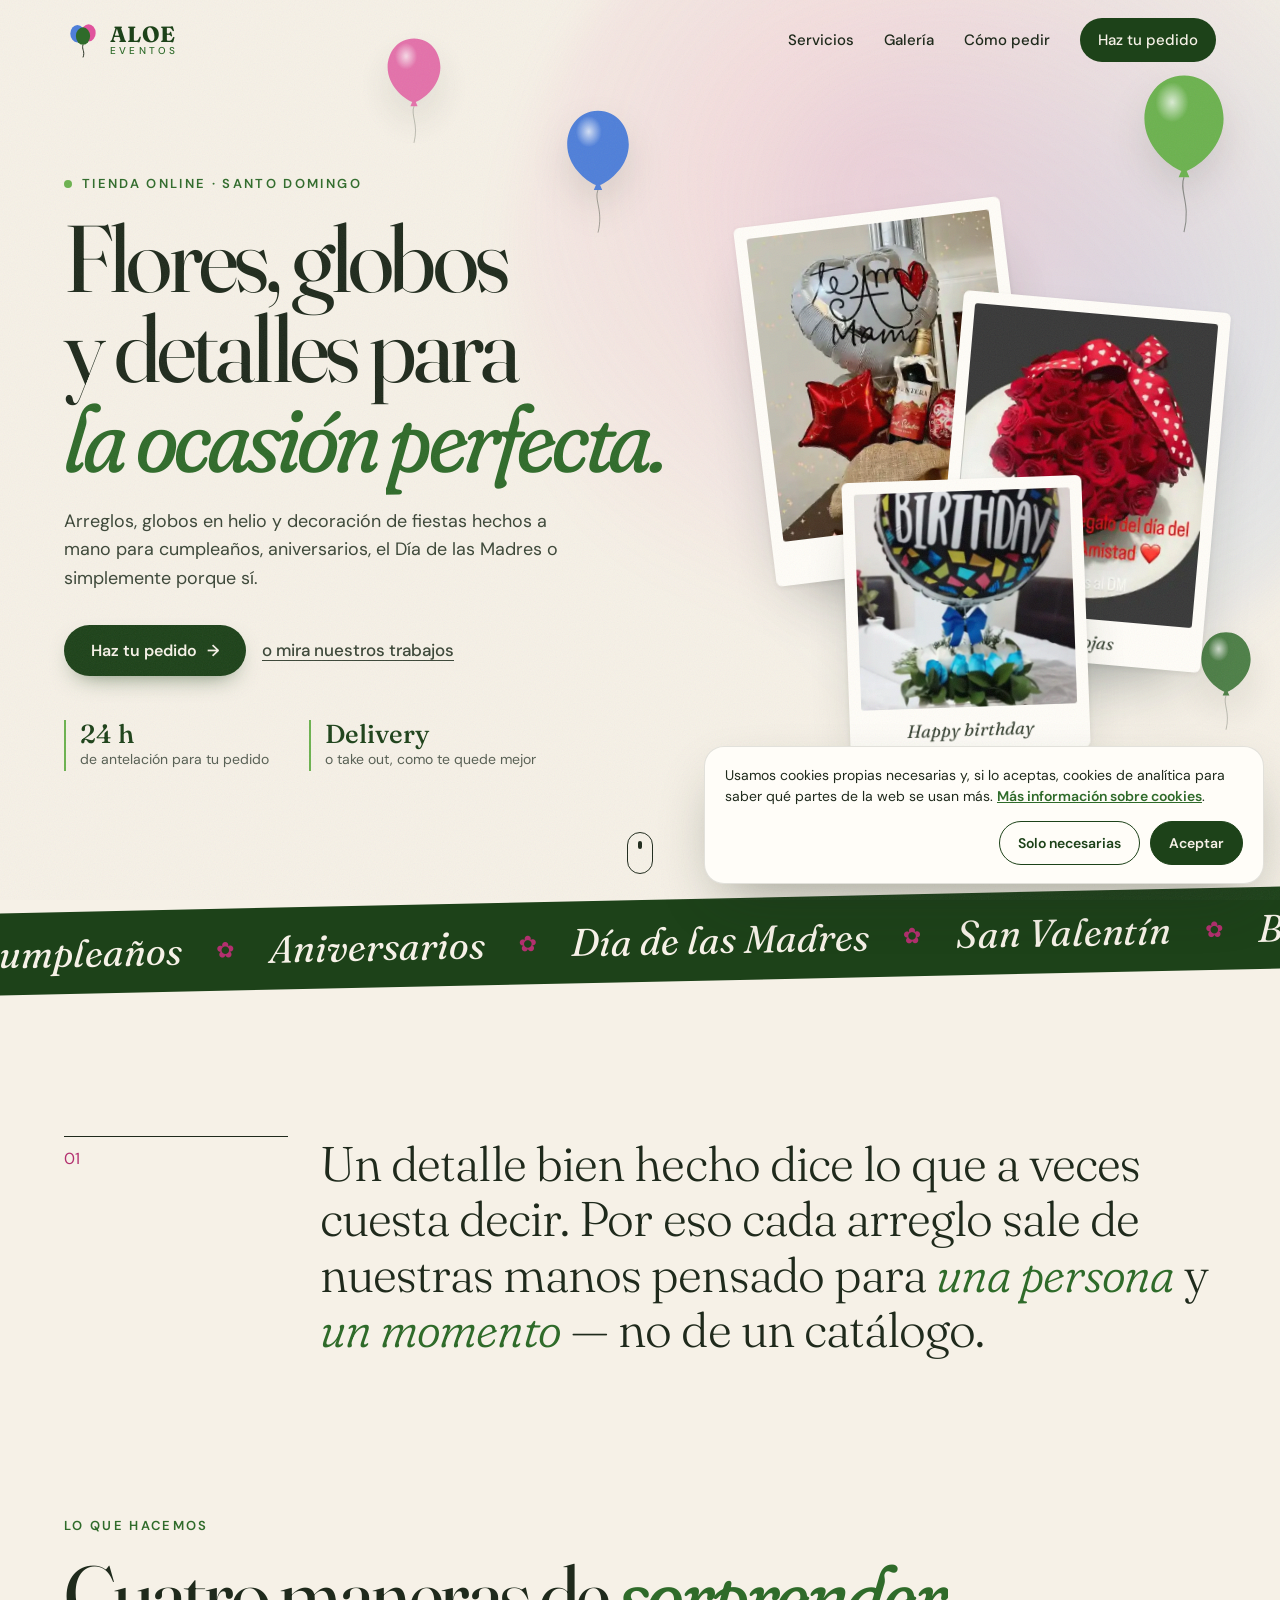
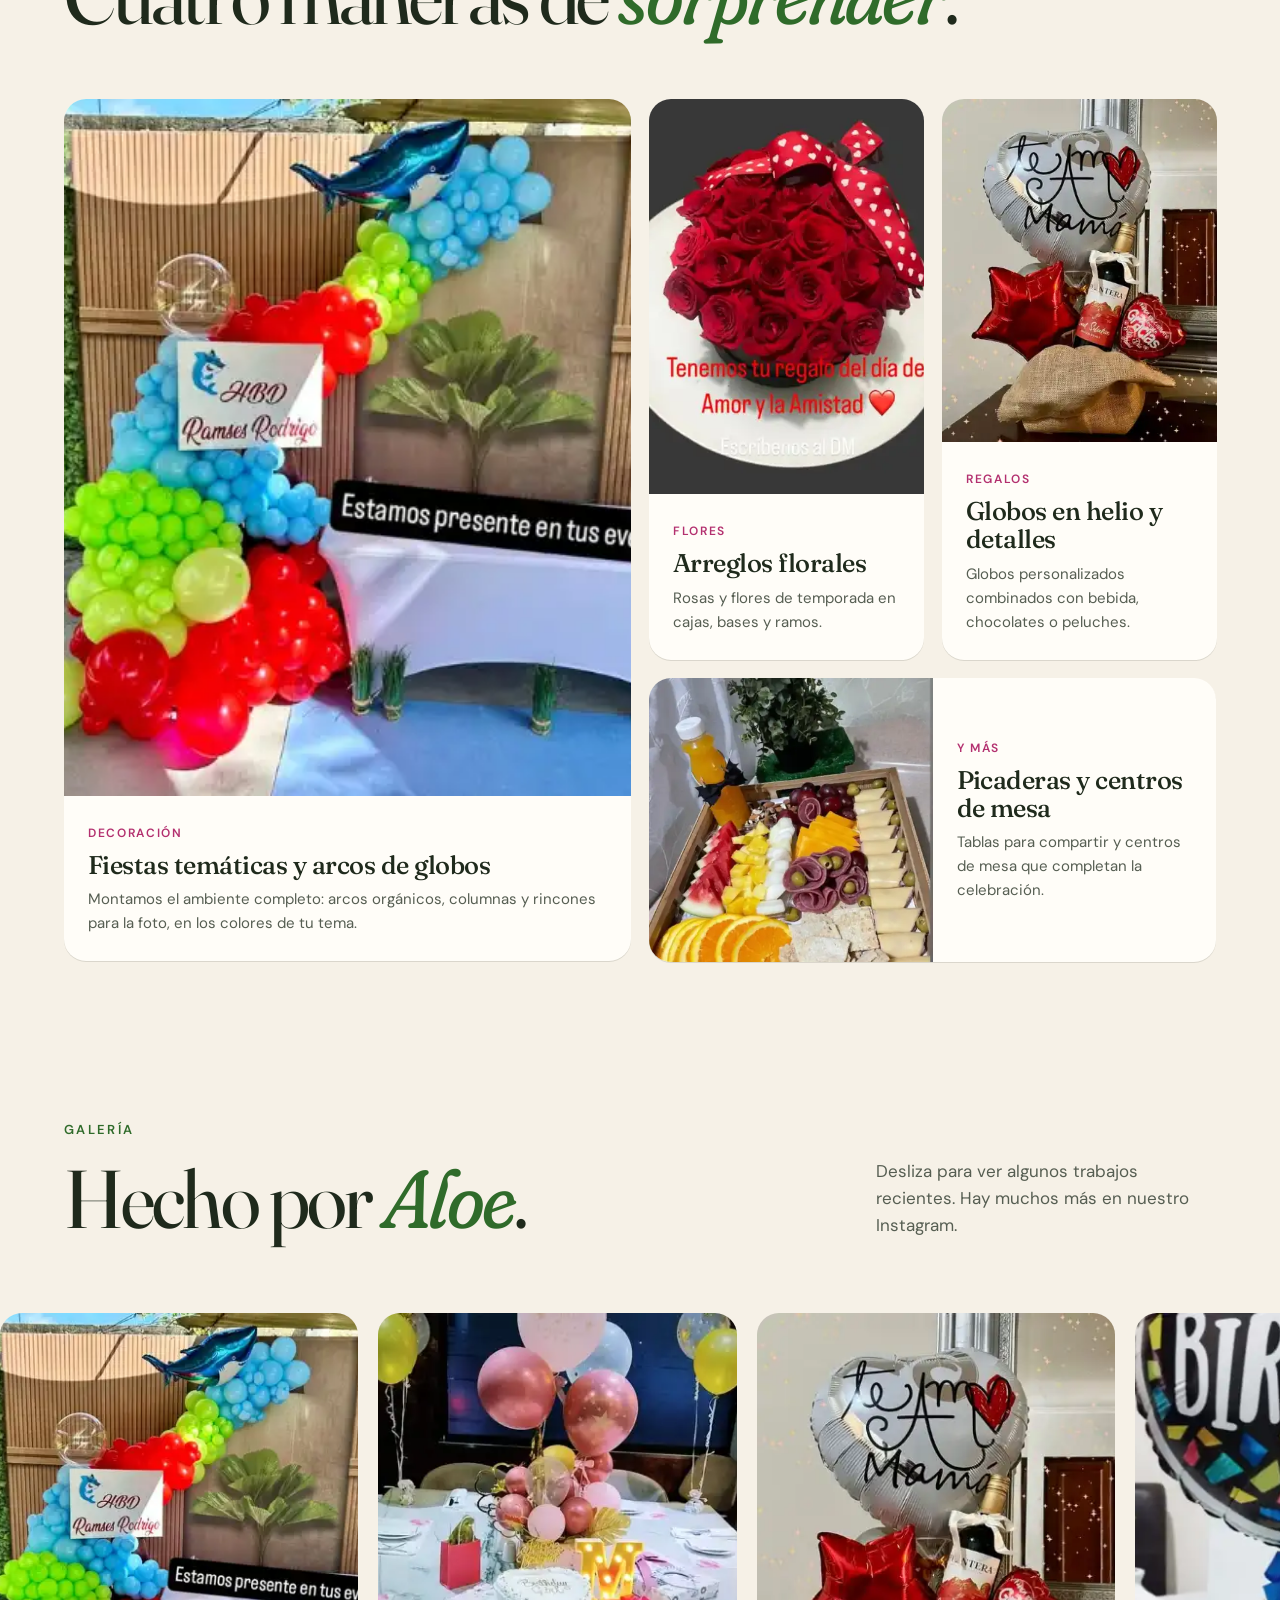
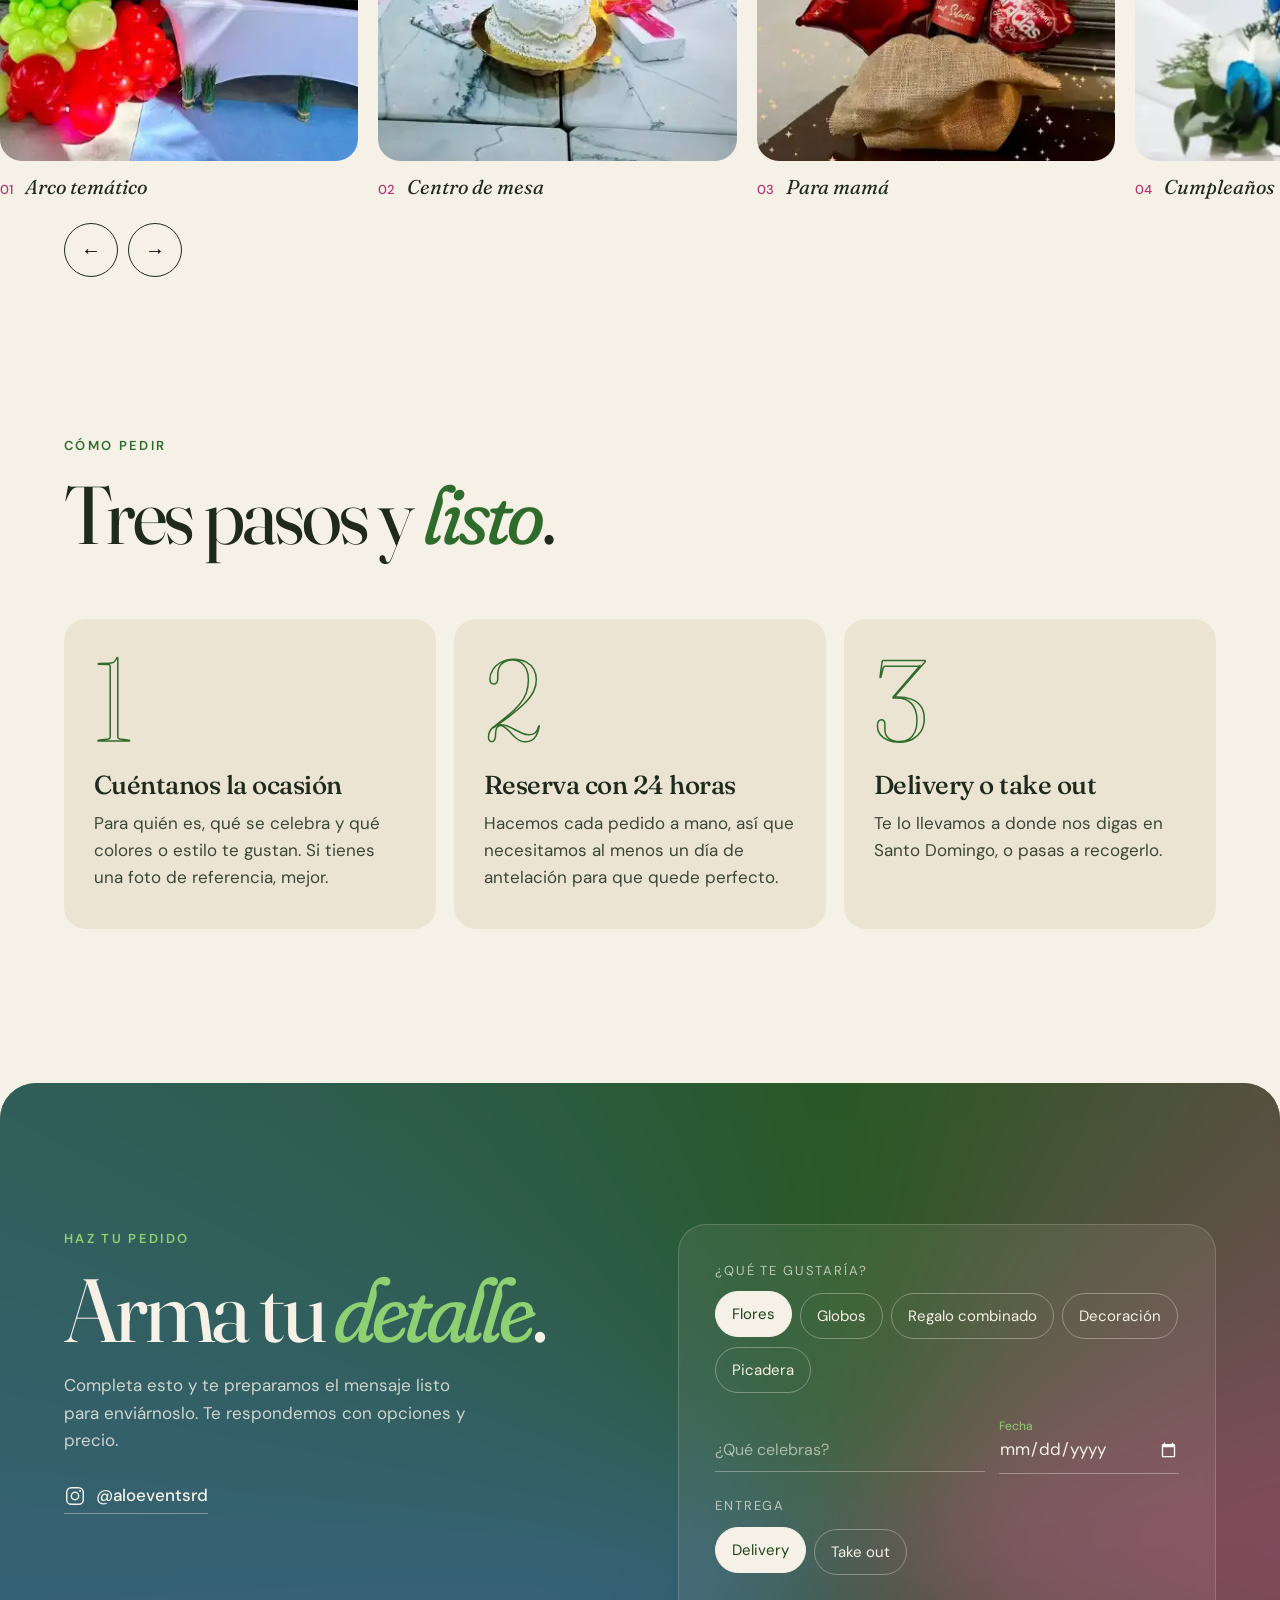
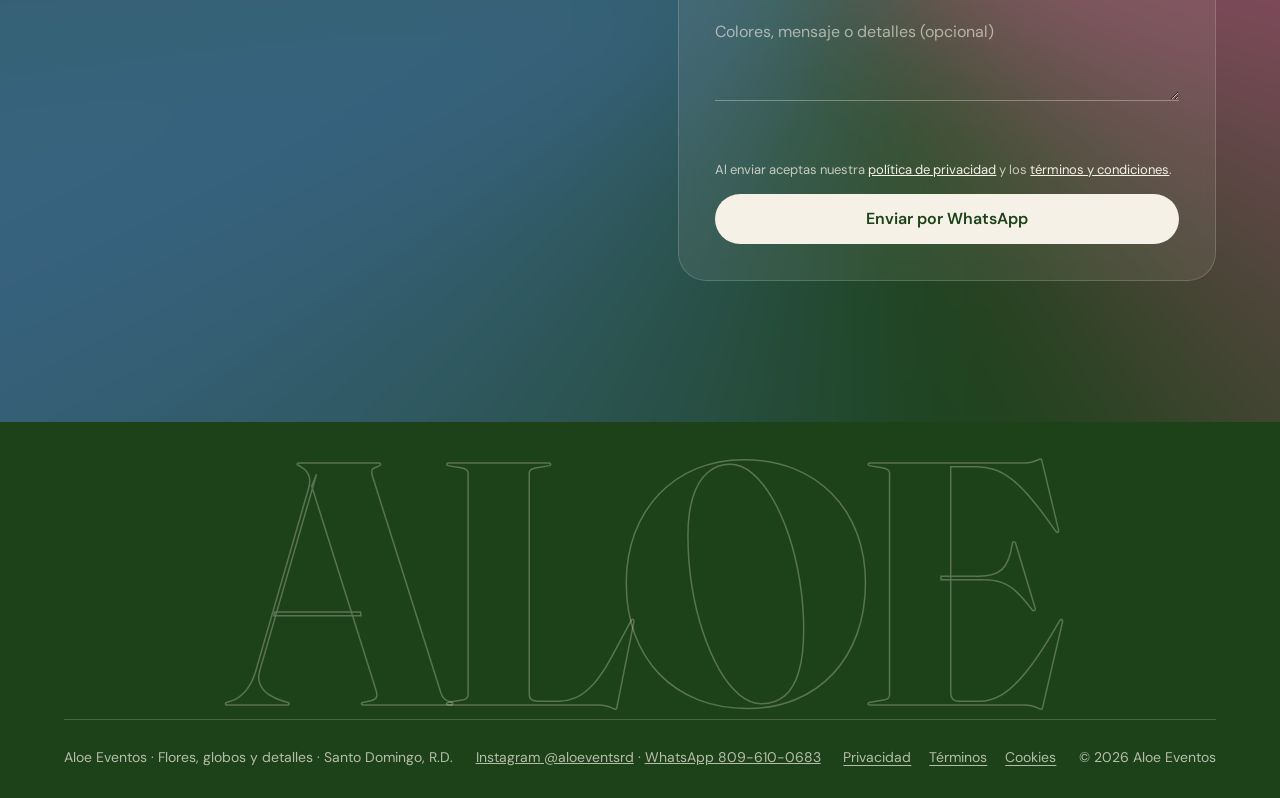
<file: index.html>
<!doctype html>
<html lang="es-DO">
<head>
  <meta charset="utf-8" />
  <meta name="viewport" content="width=device-width, initial-scale=1" />
  <title>Aloe Eventos | Flores, globos y decoración en Santo Domingo</title>
  <meta name="description" content="Arreglos florales, globos en helio, decoración de fiestas y picaderas hechos a mano en Santo Domingo. Pide con 24 horas de antelación: delivery o take out." />
  <link rel="canonical" href="https://aloe-eventos.netlify.app/" />
  <meta name="robots" content="index, follow" />

  <!-- Vista previa al compartir (Open Graph / WhatsApp / Facebook) -->
  <meta property="og:type" content="website" />
  <meta property="og:locale" content="es_DO" />
  <meta property="og:site_name" content="Aloe Eventos" />
  <meta property="og:url" content="https://aloe-eventos.netlify.app/" />
  <meta property="og:title" content="Aloe Eventos | Flores, globos y detalles en Santo Domingo" />
  <meta property="og:description" content="Arreglos florales, globos en helio y decoración de fiestas hechos a mano. Pide con 24 h: delivery o take out." />
  <meta property="og:image" content="https://aloe-eventos.netlify.app/assets/img/og-image.jpg" />
  <meta property="og:image:width" content="1200" />
  <meta property="og:image:height" content="630" />
  <meta property="og:image:alt" content="Aloe Eventos: flores, globos y detalles para la ocasión perfecta" />
  <!-- Twitter / X -->
  <meta name="twitter:card" content="summary_large_image" />
  <meta name="twitter:title" content="Aloe Eventos | Flores, globos y detalles en Santo Domingo" />
  <meta name="twitter:description" content="Arreglos florales, globos en helio y decoración de fiestas hechos a mano. Pide con 24 h." />
  <meta name="twitter:image" content="https://aloe-eventos.netlify.app/assets/img/og-image.jpg" />

  <!-- Favicon -->
  <link rel="icon" href="favicon.ico" sizes="32x32" />
  <link rel="icon" href="favicon.svg" type="image/svg+xml" />
  <link rel="apple-touch-icon" href="apple-touch-icon.png" />
  <link rel="manifest" href="site.webmanifest" />
  <meta name="theme-color" content="#f6f1e7" />

  <!-- Datos estructurados para Google -->
  <script type="application/ld+json">
  {
    "@context": "https://schema.org",
    "@type": "Florist",
    "name": "Aloe Eventos",
    "description": "Arreglos florales, globos en helio, decoración de fiestas y picaderas en Santo Domingo.",
    "url": "https://aloe-eventos.netlify.app/",
    "image": "https://aloe-eventos.netlify.app/assets/img/og-image.jpg",
    "logo": "https://aloe-eventos.netlify.app/apple-touch-icon.png",
    "telephone": "+1-809-610-0683",
    "areaServed": "Santo Domingo, República Dominicana",
    "address": { "@type": "PostalAddress", "addressLocality": "Santo Domingo", "addressCountry": "DO" },
    "sameAs": ["https://www.instagram.com/aloeventsrd/"]
  }
  </script>

  <link rel="preconnect" href="https://fonts.googleapis.com" />
  <link rel="preconnect" href="https://fonts.gstatic.com" crossorigin />
  <link href="https://fonts.googleapis.com/css2?family=Fraunces:ital,opsz,wght,SOFT@0,9..144,300..700,0..100;1,9..144,300..700,0..100&family=DM+Sans:wght@400;500;600&display=swap" rel="stylesheet" media="print" data-async-css />
  <noscript><link href="https://fonts.googleapis.com/css2?family=Fraunces:ital,opsz,wght,SOFT@0,9..144,300..700,0..100;1,9..144,300..700,0..100&family=DM+Sans:wght@400;500;600&display=swap" rel="stylesheet" /></noscript>
  <link rel="preload" as="image" href="assets/img/aloe-3.webp" fetchpriority="high" />
  <link rel="stylesheet" href="styles.css?v=20260924" />
</head>
<body>
  <a class="skip-link" href="#contenido">Saltar al contenido</a>

  <!-- Splash (CSS safety at 4.5s + JS) -->
  <div class="splash" data-splash aria-hidden="true">
    <div class="splash-balloons">
      <span class="sb sb-b"></span><span class="sb sb-g"></span><span class="sb sb-p"></span>
    </div>
    <p class="splash-word">Aloe <em>eventos</em></p>
  </div>

  <div class="cursor" aria-hidden="true"><span class="cursor-dot"></span><span class="cursor-ring"></span></div>
  <div class="progress" aria-hidden="true"><span></span></div>

  <!-- NAV -->
  <header class="nav" data-nav>
    <a href="#inicio" class="brand">
      <svg class="brand-mark" viewBox="0 0 48 48" aria-hidden="true">
        <ellipse cx="17" cy="16" rx="9" ry="11" fill="var(--blue)"/>
        <ellipse cx="31" cy="15" rx="9" ry="11" fill="var(--pink)"/>
        <ellipse cx="24" cy="19" rx="9" ry="11" fill="var(--green)"/>
        <path d="M24 30 C22 36, 27 38, 24 46" stroke="var(--ink)" stroke-width="1.2" fill="none"/>
      </svg>
      <span class="brand-word">ALOE<small>eventos</small></span>
    </a>
    <nav class="nav-links" data-menu>
      <a href="#servicios">Servicios</a>
      <a href="#galeria">Galería</a>
      <a href="#como">Cómo pedir</a>
      <a href="#pedido" class="nav-cta">Haz tu pedido</a>
    </nav>
    <button class="burger" data-burger aria-label="Abrir menú" aria-expanded="false"><span></span><span></span></button>
  </header>

  <main id="contenido">
    <!-- HERO -->
    <section class="hero" id="inicio">
      <div class="hero-balloons" data-parallax aria-hidden="true">
        <svg class="balloon b1" data-depth="0.6" viewBox="0 0 100 180"><use href="#balloon"/></svg>
        <svg class="balloon b2" data-depth="1.2" viewBox="0 0 100 180"><use href="#balloon"/></svg>
        <svg class="balloon b3" data-depth="0.9" viewBox="0 0 100 180"><use href="#balloon"/></svg>
        <svg class="balloon b4" data-depth="1.6" viewBox="0 0 100 180"><use href="#balloon"/></svg>
        <svg class="balloon b5" data-depth="0.4" viewBox="0 0 100 180"><use href="#balloon"/></svg>
      </div>

      <div class="hero-grid">
        <div class="hero-copy">
          <p class="kicker"><span class="dot"></span> Tienda online · Santo Domingo</p>
          <h1 class="hero-title" data-split>
            Flores, globos<br />y detalles para<br /><em>la ocasión perfecta.</em>
          </h1>
          <p class="hero-sub reveal">Arreglos, globos en helio y decoración de fiestas hechos a mano para cumpleaños, aniversarios, el Día de las Madres o simplemente porque sí.</p>
          <div class="hero-actions reveal">
            <a href="#pedido" class="btn btn-primary" data-magnetic>Haz tu pedido <span aria-hidden="true">→</span></a>
            <a href="#galeria" class="btn-text">o mira nuestros trabajos</a>
          </div>
          <ul class="hero-facts reveal">
            <li><strong>24 h</strong><span>de antelación para tu pedido</span></li>
            <li><strong>Delivery</strong><span>o take out, como te quede mejor</span></li>
          </ul>
        </div>

        <div class="hero-stack" role="group" aria-label="Algunos de nuestros trabajos">
          <figure class="polaroid p1" data-tilt><img src="assets/img/aloe-3.webp" alt="Arreglo de globos 'Te amo mamá' con corazones rojos y botella de vino" width="368" height="460" fetchpriority="high" /><figcaption>Para mamá</figcaption></figure>
          <figure class="polaroid p2" data-tilt><img src="assets/img/aloe-4.webp" alt="Ramo de rosas rojas con lazo de lunares" width="368" height="460" /><figcaption>Rosas rojas</figcaption></figure>
          <figure class="polaroid p3" data-tilt><img src="assets/img/aloe-6.webp" alt="Globo de cumpleaños sobre arreglo de rosas azules y blancas" width="460" height="460" /><figcaption>Happy birthday</figcaption></figure>
        </div>
      </div>

      <a href="#servicios" class="scroll-hint" aria-label="Bajar"><span></span></a>
    </section>

    <!-- MARQUEE -->
    <div class="marquee" aria-hidden="true">
      <div class="marquee-track">
        <span>Cumpleaños</span><i>✿</i><span>Aniversarios</span><i>✿</i><span>Día de las Madres</span><i>✿</i><span>San Valentín</span><i>✿</i><span>Baby showers</span><i>✿</i><span>Fiestas temáticas</span><i>✿</i><span>Graduaciones</span><i>✿</i><span>Porque sí</span><i>✿</i>
        <span>Cumpleaños</span><i>✿</i><span>Aniversarios</span><i>✿</i><span>Día de las Madres</span><i>✿</i><span>San Valentín</span><i>✿</i><span>Baby showers</span><i>✿</i><span>Fiestas temáticas</span><i>✿</i><span>Graduaciones</span><i>✿</i><span>Porque sí</span><i>✿</i>
      </div>
    </div>

    <!-- MANIFESTO -->
    <section class="manifesto">
      <span class="manifesto-num">01</span>
      <p class="manifesto-text" data-split>
        Un detalle bien hecho dice lo que a veces cuesta decir. Por eso cada arreglo sale de nuestras manos pensado para <em>una persona</em> y <em>un momento</em> — no de un catálogo.
      </p>
    </section>

    <!-- SERVICIOS -->
    <section class="services" id="servicios">
      <header class="section-head">
        <p class="kicker">Lo que hacemos</p>
        <h2 class="section-title" data-split>Cuatro maneras de <em>sorprender</em>.</h2>
      </header>

      <div class="bento">
        <article class="card card-xl" data-tilt>
          <div class="card-media"><img src="assets/img/aloe-1.webp" alt="Arco de globos rojos, verdes y azules con tiburón para una fiesta infantil" loading="lazy" width="460" height="460" /></div>
          <div class="card-body">
            <span class="card-tag">Decoración</span>
            <h3>Fiestas temáticas y arcos de globos</h3>
            <p>Montamos el ambiente completo: arcos orgánicos, columnas y rincones para la foto, en los colores de tu tema.</p>
          </div>
        </article>
        <article class="card" data-tilt>
          <div class="card-media"><img src="assets/img/aloe-4.webp" alt="Ramo de rosas rojas envuelto en papel con lazo" loading="lazy" width="368" height="460" /></div>
          <div class="card-body">
            <span class="card-tag">Flores</span>
            <h3>Arreglos florales</h3>
            <p>Rosas y flores de temporada en cajas, bases y ramos.</p>
          </div>
        </article>
        <article class="card" data-tilt>
          <div class="card-media"><img src="assets/img/aloe-3.webp" alt="Arreglo regalo con globos en helio, corazones y botella de vino" loading="lazy" width="368" height="460" /></div>
          <div class="card-body">
            <span class="card-tag">Regalos</span>
            <h3>Globos en helio y detalles</h3>
            <p>Globos personalizados combinados con bebida, chocolates o peluches.</p>
          </div>
        </article>
        <article class="card card-wide" data-tilt>
          <div class="card-media"><img src="assets/img/aloe-5.webp" alt="Tabla de picadera con quesos, embutidos, uvas y naranja" loading="lazy" width="460" height="460" /></div>
          <div class="card-body">
            <span class="card-tag">Y más</span>
            <h3>Picaderas y centros de mesa</h3>
            <p>Tablas para compartir y centros de mesa que completan la celebración.</p>
          </div>
        </article>
      </div>
    </section>

    <!-- GALERÍA -->
    <section class="gallery" id="galeria">
      <header class="section-head section-head--row">
        <div>
          <p class="kicker">Galería</p>
          <h2 class="section-title" data-split>Hecho por <em>Aloe</em>.</h2>
        </div>
        <p class="section-aside reveal">Desliza para ver algunos trabajos recientes. Hay muchos más en nuestro Instagram.</p>
      </header>
      <div class="rail" data-rail tabindex="0" aria-label="Galería de trabajos, desplazable">
        <figure class="rail-item"><img src="assets/img/aloe-1.webp" alt="Arco de globos rojos, verdes y azules para fiesta infantil de tiburones" loading="lazy" width="460" height="460" /><figcaption><span>01</span> Arco temático</figcaption></figure>
        <figure class="rail-item"><img src="assets/img/aloe-2.webp" alt="Centro de mesa con globos rosados y bizcocho" loading="lazy" width="460" height="460" /><figcaption><span>02</span> Centro de mesa</figcaption></figure>
        <figure class="rail-item"><img src="assets/img/aloe-3.webp" alt="Arreglo de globos 'Te amo mamá' con corazones rojos" loading="lazy" width="368" height="460" /><figcaption><span>03</span> Para mamá</figcaption></figure>
        <figure class="rail-item"><img src="assets/img/aloe-6.webp" alt="Globo de feliz cumpleaños sobre arreglo de rosas azules y blancas" loading="lazy" width="460" height="460" /><figcaption><span>04</span> Cumpleaños</figcaption></figure>
        <figure class="rail-item"><img src="assets/img/aloe-4.webp" alt="Ramo de rosas rojas con lazo de lunares" loading="lazy" width="368" height="460" /><figcaption><span>05</span> Rosas rojas</figcaption></figure>
        <figure class="rail-item"><img src="assets/img/aloe-5.webp" alt="Tabla de picadera con quesos, embutidos y frutas" loading="lazy" width="460" height="460" /><figcaption><span>06</span> Picadera</figcaption></figure>
        <a class="rail-item rail-more" href="https://www.instagram.com/aloeventsrd/" target="_blank" rel="noopener noreferrer">
          <span>Ver más en<br /><strong>@aloeventsrd</strong></span><span class="arrow" aria-hidden="true">↗</span>
        </a>
      </div>
      <div class="rail-controls">
        <button class="rail-btn" data-rail-prev aria-label="Anterior">←</button>
        <button class="rail-btn" data-rail-next aria-label="Siguiente">→</button>
      </div>
    </section>

    <!-- CÓMO PEDIR -->
    <section class="steps" id="como">
      <header class="section-head">
        <p class="kicker">Cómo pedir</p>
        <h2 class="section-title" data-split>Tres pasos y <em>listo</em>.</h2>
      </header>
      <ol class="steps-list">
        <li class="step reveal">
          <span class="step-num">1</span>
          <h3>Cuéntanos la ocasión</h3>
          <p>Para quién es, qué se celebra y qué colores o estilo te gustan. Si tienes una foto de referencia, mejor.</p>
        </li>
        <li class="step reveal">
          <span class="step-num">2</span>
          <h3>Reserva con 24 horas</h3>
          <p>Hacemos cada pedido a mano, así que necesitamos al menos un día de antelación para que quede perfecto.</p>
        </li>
        <li class="step reveal">
          <span class="step-num">3</span>
          <h3>Delivery o take out</h3>
          <p>Te lo llevamos a donde nos digas en Santo Domingo, o pasas a recogerlo.</p>
        </li>
      </ol>
    </section>

    <!-- PEDIDO -->
    <section class="order" id="pedido">
      <div class="order-mesh" aria-hidden="true"></div>
      <div class="order-inner">
        <div class="order-copy">
          <p class="kicker kicker--light">Haz tu pedido</p>
          <h2 class="order-title" data-split>Arma tu <em>detalle</em>.</h2>
          <p class="order-sub reveal">Completa esto y te preparamos el mensaje listo para enviárnoslo. Te respondemos con opciones y precio.</p>
          <a class="ig-link reveal" href="https://www.instagram.com/aloeventsrd/" target="_blank" rel="noopener noreferrer">
            <svg viewBox="0 0 24 24" aria-hidden="true"><rect x="3" y="3" width="18" height="18" rx="5" fill="none" stroke="currentColor" stroke-width="1.6"/><circle cx="12" cy="12" r="4" fill="none" stroke="currentColor" stroke-width="1.6"/><circle cx="17.5" cy="6.5" r="1.1" fill="currentColor"/></svg>
            @aloeventsrd
          </a>
        </div>

        <form class="order-form" data-order novalidate aria-describedby="form-privacy">
          <fieldset class="chips">
            <legend>¿Qué te gustaría?</legend>
            <label><input type="radio" name="producto" value="Arreglo floral" checked /><span>Flores</span></label>
            <label><input type="radio" name="producto" value="Globos en helio" /><span>Globos</span></label>
            <label><input type="radio" name="producto" value="Arreglo regalo (globos + detalle)" /><span>Regalo combinado</span></label>
            <label><input type="radio" name="producto" value="Decoración de fiesta" /><span>Decoración</span></label>
            <label><input type="radio" name="producto" value="Picadera / centro de mesa" /><span>Picadera</span></label>
          </fieldset>

          <div class="field-row">
            <div class="field">
              <input id="f-ocasion" name="ocasion" type="text" placeholder=" " required minlength="3" maxlength="80" autocomplete="off" aria-describedby="e-ocasion" />
              <label for="f-ocasion">¿Qué celebras?</label>
              <p class="field-error" id="e-ocasion" aria-live="polite"></p>
            </div>
            <div class="field">
              <input id="f-fecha" name="fecha" type="date" placeholder=" " required aria-describedby="e-fecha" />
              <label for="f-fecha">Fecha</label>
              <p class="field-error" id="e-fecha" aria-live="polite"></p>
            </div>
          </div>

          <fieldset class="chips chips--sm">
            <legend>Entrega</legend>
            <label><input type="radio" name="entrega" value="Delivery" checked /><span>Delivery</span></label>
            <label><input type="radio" name="entrega" value="Take out" /><span>Take out</span></label>
          </fieldset>

          <div class="field">
            <textarea id="f-notas" name="notas" rows="3" placeholder=" " maxlength="500" aria-describedby="e-notas"></textarea>
            <label for="f-notas">Colores, mensaje o detalles (opcional)</label>
            <p class="field-error" id="e-notas" aria-live="polite"></p>
          </div>

          <!-- Anti-spam: campo trampa invisible para personas; los bots lo rellenan -->
          <div class="hp" aria-hidden="true">
            <label for="f-website">No rellenes este campo</label>
            <input id="f-website" name="website" type="text" tabindex="-1" autocomplete="off" />
          </div>

          <p class="form-hint" data-hint aria-live="polite"></p>

          <p class="form-legal" id="form-privacy">Al enviar aceptas nuestra <a href="privacidad.html">política de privacidad</a> y los <a href="terminos.html">términos y condiciones</a>.</p>

          <button type="submit" class="btn btn-light btn-block" data-magnetic>
            <span class="btn-label" data-submit-label>Preparar mi pedido</span>
          </button>

          <div class="order-done" data-done hidden>
            <svg viewBox="0 0 52 52" aria-hidden="true"><circle cx="26" cy="26" r="24" fill="none"/><path d="M15 27 l7 7 l15 -16" fill="none"/></svg>
            <p><strong>¡Mensaje listo!</strong> <span data-done-text></span></p>
          </div>
        </form>
      </div>
    </section>
  </main>

  <footer class="footer">
    <div class="footer-big" aria-hidden="true">ALOE</div>
    <div class="footer-row">
      <p>Aloe Eventos · Flores, globos y detalles · Santo Domingo, R.D.</p>
      <p><a href="https://www.instagram.com/aloeventsrd/" target="_blank" rel="noopener noreferrer">Instagram @aloeventsrd</a> · <a href="https://wa.me/18096100683" target="_blank" rel="noopener noreferrer">WhatsApp 809-610-0683</a></p>
      <nav class="footer-legal" aria-label="Legal">
        <a href="privacidad.html">Privacidad</a>
        <a href="terminos.html">Términos</a>
        <a href="#" data-cookie-settings>Cookies</a>
      </nav>
      <p>© <span data-year>2026</span> Aloe Eventos</p>
    </div>
  </footer>

  <!-- Balloon symbol -->
  <svg width="0" height="0" style="position:absolute" aria-hidden="true">
    <defs>
      <radialGradient id="shine" cx="35%" cy="28%" r="60%">
        <stop offset="0" stop-color="#fff" stop-opacity=".75"/>
        <stop offset=".35" stop-color="#fff" stop-opacity="0"/>
      </radialGradient>
      <symbol id="balloon" viewBox="0 0 100 180">
        <path d="M50 4 C22 4 6 28 6 52 C6 82 32 104 47 110 L44 117 L56 117 L53 110 C68 104 94 82 94 52 C94 28 78 4 50 4Z" fill="currentColor"/>
        <path d="M50 4 C22 4 6 28 6 52 C6 82 32 104 47 110 L53 110 C68 104 94 82 94 52 C94 28 78 4 50 4Z" fill="url(#shine)"/>
        <path d="M50 117 C44 132 58 146 50 178" stroke="#1f2a1c" stroke-opacity=".45" stroke-width="1.2" fill="none"/>
      </symbol>
    </defs>
  </svg>

  <script defer src="config.js?v=20260924"></script>
  <script defer src="consent.js?v=20260924"></script>
  <script defer src="main.js?v=20260924"></script>
</body>
</html>
</file>
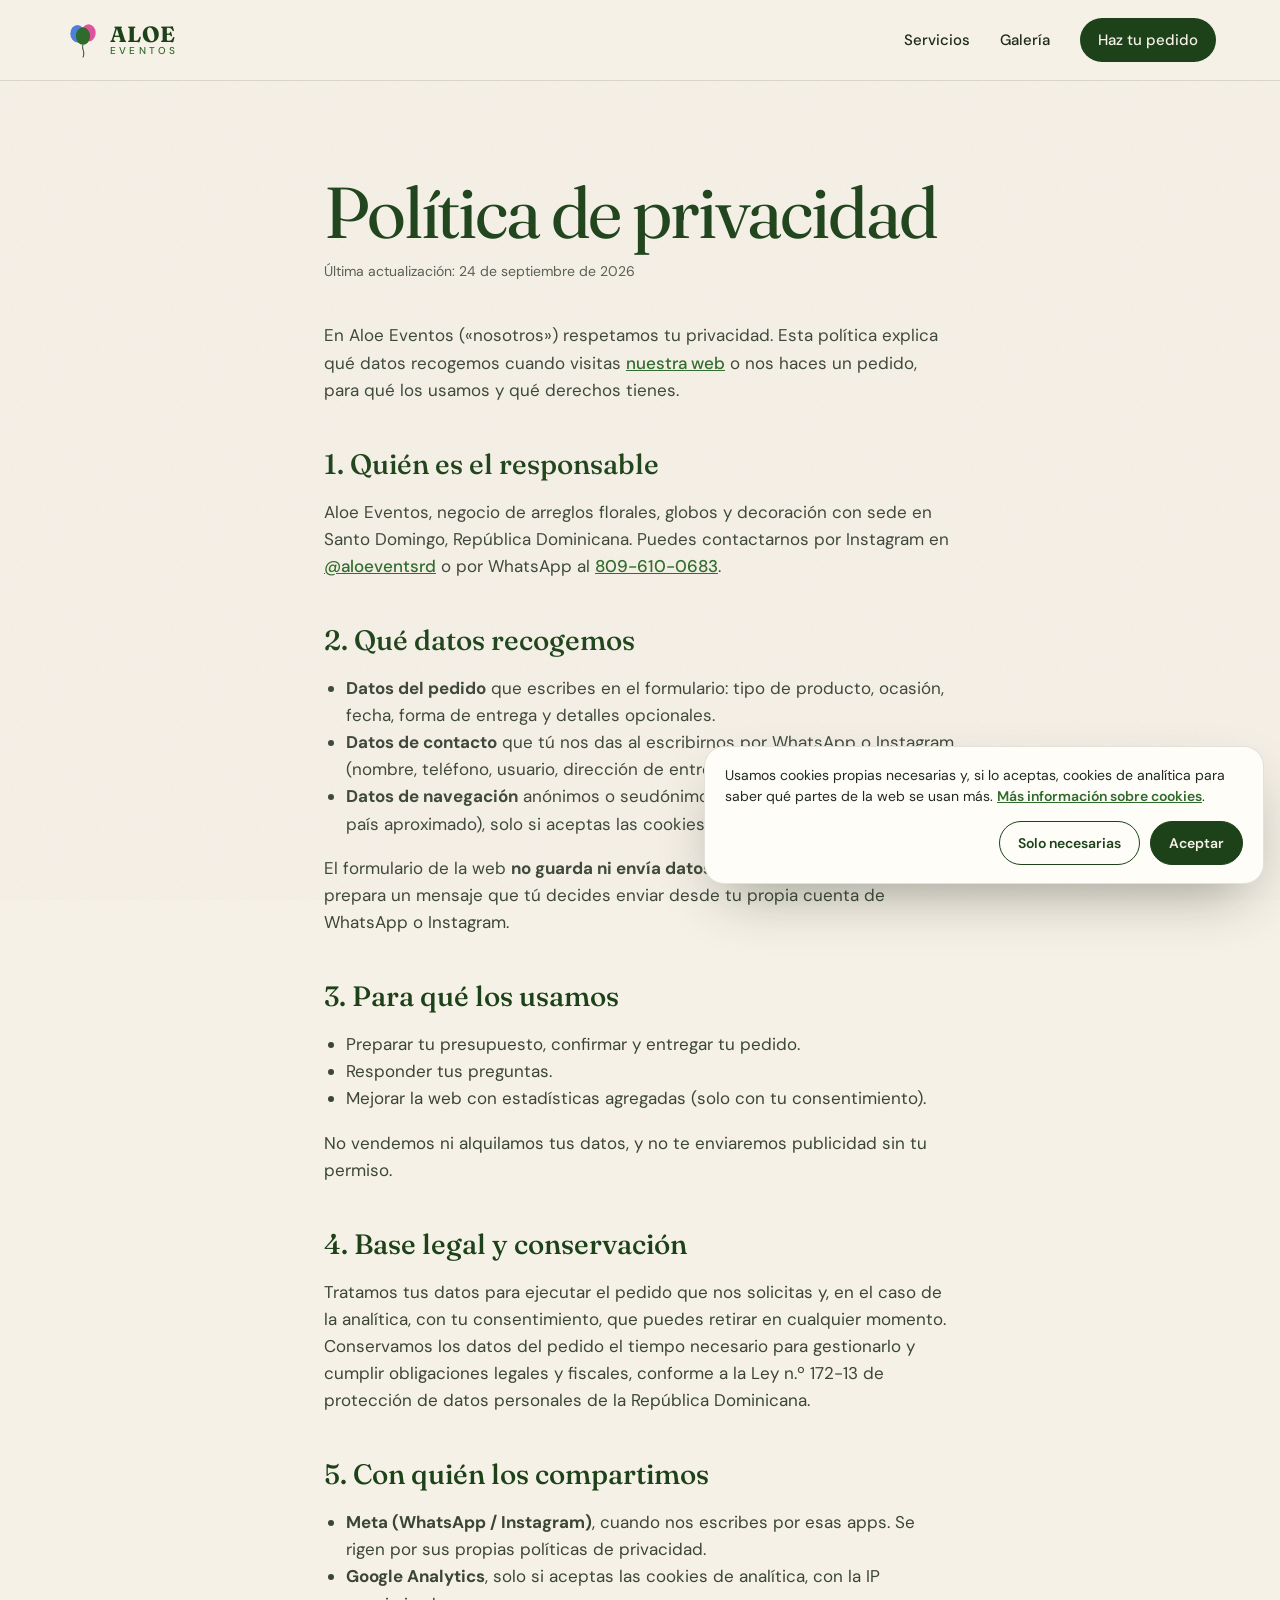
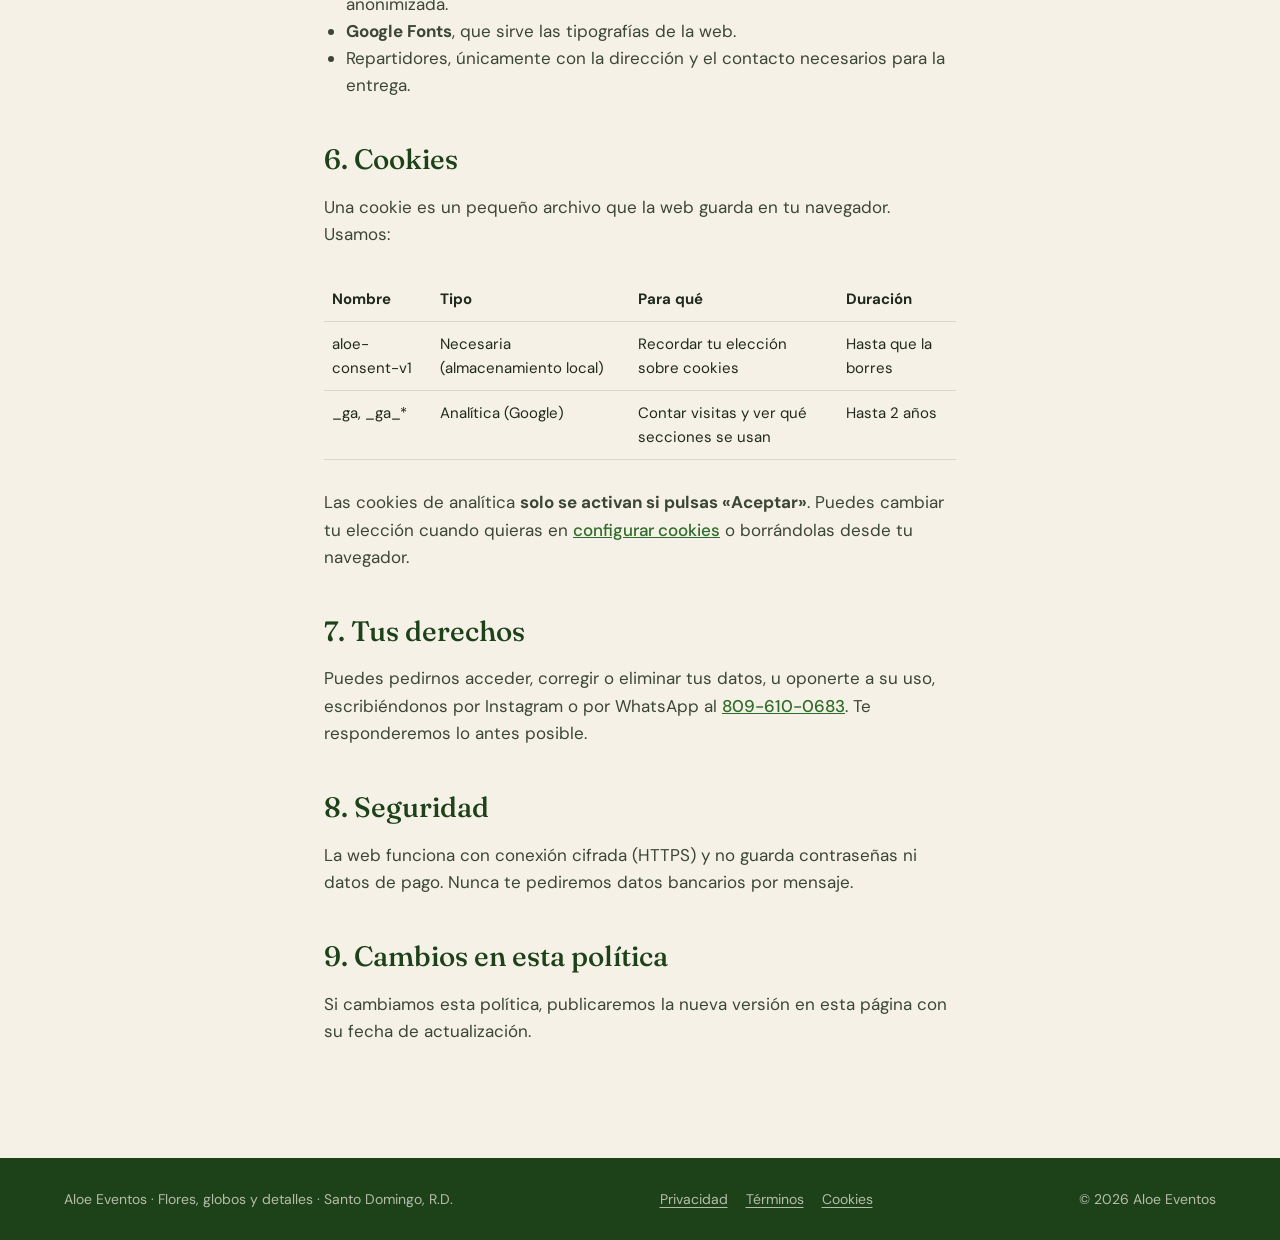
<file: privacidad.html>
<!doctype html>
<html lang="es-DO">
<head>
  <meta charset="utf-8" />
  <meta name="viewport" content="width=device-width, initial-scale=1" />
  <title>Política de privacidad | Aloe Eventos</title>
  <meta name="description" content="Cómo Aloe Eventos recoge, usa y protege tus datos personales y qué cookies utiliza esta web." />
  <meta name="robots" content="index, follow" />
  <link rel="canonical" href="https://aloe-eventos.netlify.app/privacidad.html" />
  <meta property="og:type" content="website" />
  <meta property="og:locale" content="es_DO" />
  <meta property="og:site_name" content="Aloe Eventos" />
  <meta property="og:title" content="Política de privacidad | Aloe Eventos" />
  <meta property="og:description" content="Cómo Aloe Eventos recoge, usa y protege tus datos personales y qué cookies utiliza esta web." />
  <meta property="og:image" content="https://aloe-eventos.netlify.app/assets/img/og-image.jpg" />
  <meta name="twitter:card" content="summary_large_image" />
  <link rel="icon" href="/favicon.ico" sizes="32x32" />
  <link rel="icon" href="/favicon.svg" type="image/svg+xml" />
  <link rel="apple-touch-icon" href="/apple-touch-icon.png" />
  <link rel="manifest" href="/site.webmanifest" />
  <meta name="theme-color" content="#f6f1e7" />
  <link rel="preconnect" href="https://fonts.googleapis.com" />
  <link rel="preconnect" href="https://fonts.gstatic.com" crossorigin />
  <link href="https://fonts.googleapis.com/css2?family=Fraunces:ital,opsz,wght,SOFT@0,9..144,300..700,0..100;1,9..144,300..700,0..100&family=DM+Sans:wght@400;500;600&display=swap" rel="stylesheet" />
  <link rel="stylesheet" href="/styles.css?v=20260924" />
</head>
<body class="page-simple">
  <a class="skip-link" href="#contenido">Saltar al contenido</a>

  <header class="nav">
    <a href="/" class="brand">
      <svg class="brand-mark" viewBox="0 0 48 48" aria-hidden="true">
        <ellipse cx="17" cy="16" rx="9" ry="11" fill="var(--blue)"/>
        <ellipse cx="31" cy="15" rx="9" ry="11" fill="var(--pink)"/>
        <ellipse cx="24" cy="19" rx="9" ry="11" fill="var(--green)"/>
        <path d="M24 30 C22 36, 27 38, 24 46" stroke="var(--ink)" stroke-width="1.2" fill="none"/>
      </svg>
      <span class="brand-word">ALOE<small>eventos</small></span>
    </a>
    <nav class="nav-links" aria-label="Principal">
      <a href="/#servicios">Servicios</a>
      <a href="/#galeria">Galería</a>
      <a href="/#pedido" class="nav-cta">Haz tu pedido</a>
    </nav>
  </header>

  <main id="contenido">
    <article class="legal">
      <h1>Política de privacidad</h1>
      <p class="updated">Última actualización: 24 de septiembre de 2026</p>

      <p>En Aloe Eventos («nosotros») respetamos tu privacidad. Esta política explica qué datos recogemos cuando visitas <a href="/">nuestra web</a> o nos haces un pedido, para qué los usamos y qué derechos tienes.</p>

      <h2 id="responsable">1. Quién es el responsable</h2>
      <p>Aloe Eventos, negocio de arreglos florales, globos y decoración con sede en Santo Domingo, República Dominicana. Puedes contactarnos por Instagram en <a href="https://www.instagram.com/aloeventsrd/" target="_blank" rel="noopener noreferrer">@aloeventsrd</a> o por WhatsApp al <a href="https://wa.me/18096100683" target="_blank" rel="noopener noreferrer">809-610-0683</a>.</p>

      <h2 id="datos">2. Qué datos recogemos</h2>
      <ul>
        <li><strong>Datos del pedido</strong> que escribes en el formulario: tipo de producto, ocasión, fecha, forma de entrega y detalles opcionales.</li>
        <li><strong>Datos de contacto</strong> que tú nos das al escribirnos por WhatsApp o Instagram (nombre, teléfono, usuario, dirección de entrega).</li>
        <li><strong>Datos de navegación</strong> anónimos o seudónimos (páginas vistas, dispositivo, país aproximado), solo si aceptas las cookies de analítica.</li>
      </ul>
      <p>El formulario de la web <strong>no guarda ni envía datos a ningún servidor nuestro</strong>: prepara un mensaje que tú decides enviar desde tu propia cuenta de WhatsApp o Instagram.</p>

      <h2 id="finalidad">3. Para qué los usamos</h2>
      <ul>
        <li>Preparar tu presupuesto, confirmar y entregar tu pedido.</li>
        <li>Responder tus preguntas.</li>
        <li>Mejorar la web con estadísticas agregadas (solo con tu consentimiento).</li>
      </ul>
      <p>No vendemos ni alquilamos tus datos, y no te enviaremos publicidad sin tu permiso.</p>

      <h2 id="base">4. Base legal y conservación</h2>
      <p>Tratamos tus datos para ejecutar el pedido que nos solicitas y, en el caso de la analítica, con tu consentimiento, que puedes retirar en cualquier momento. Conservamos los datos del pedido el tiempo necesario para gestionarlo y cumplir obligaciones legales y fiscales, conforme a la Ley n.º 172-13 de protección de datos personales de la República Dominicana.</p>

      <h2 id="terceros">5. Con quién los compartimos</h2>
      <ul>
        <li><strong>Meta (WhatsApp / Instagram)</strong>, cuando nos escribes por esas apps. Se rigen por sus propias políticas de privacidad.</li>
        <li><strong>Google Analytics</strong>, solo si aceptas las cookies de analítica, con la IP anonimizada.</li>
        <li><strong>Google Fonts</strong>, que sirve las tipografías de la web.</li>
        <li>Repartidores, únicamente con la dirección y el contacto necesarios para la entrega.</li>
      </ul>

      <h2 id="cookies">6. Cookies</h2>
      <p>Una cookie es un pequeño archivo que la web guarda en tu navegador. Usamos:</p>
      <div class="legal-table">
        <table>
          <thead><tr><th>Nombre</th><th>Tipo</th><th>Para qué</th><th>Duración</th></tr></thead>
          <tbody>
            <tr><td>aloe-consent-v1</td><td>Necesaria (almacenamiento local)</td><td>Recordar tu elección sobre cookies</td><td>Hasta que la borres</td></tr>
            <tr><td>_ga, _ga_*</td><td>Analítica (Google)</td><td>Contar visitas y ver qué secciones se usan</td><td>Hasta 2 años</td></tr>
          </tbody>
        </table>
      </div>
      <p>Las cookies de analítica <strong>solo se activan si pulsas «Aceptar»</strong>. Puedes cambiar tu elección cuando quieras en <a href="#" data-cookie-settings>configurar cookies</a> o borrándolas desde tu navegador.</p>

      <h2 id="derechos">7. Tus derechos</h2>
      <p>Puedes pedirnos acceder, corregir o eliminar tus datos, u oponerte a su uso, escribiéndonos por Instagram o por WhatsApp al <a href="https://wa.me/18096100683" target="_blank" rel="noopener noreferrer">809-610-0683</a>. Te responderemos lo antes posible.</p>

      <h2 id="seguridad">8. Seguridad</h2>
      <p>La web funciona con conexión cifrada (HTTPS) y no guarda contraseñas ni datos de pago. Nunca te pediremos datos bancarios por mensaje.</p>

      <h2 id="cambios">9. Cambios en esta política</h2>
      <p>Si cambiamos esta política, publicaremos la nueva versión en esta página con su fecha de actualización.</p>
    </article>
  </main>

  <footer class="footer">
    <div class="footer-row">
      <p>Aloe Eventos · Flores, globos y detalles · Santo Domingo, R.D.</p>
      <nav class="footer-legal" aria-label="Legal">
        <a href="/privacidad.html">Privacidad</a>
        <a href="/terminos.html">Términos</a>
        <a href="#" data-cookie-settings>Cookies</a>
      </nav>
      <p>© 2026 Aloe Eventos</p>
    </div>
  </footer>

  <script defer src="/config.js?v=20260924"></script>
  <script defer src="/consent.js?v=20260924"></script>
</body>
</html>
</file>
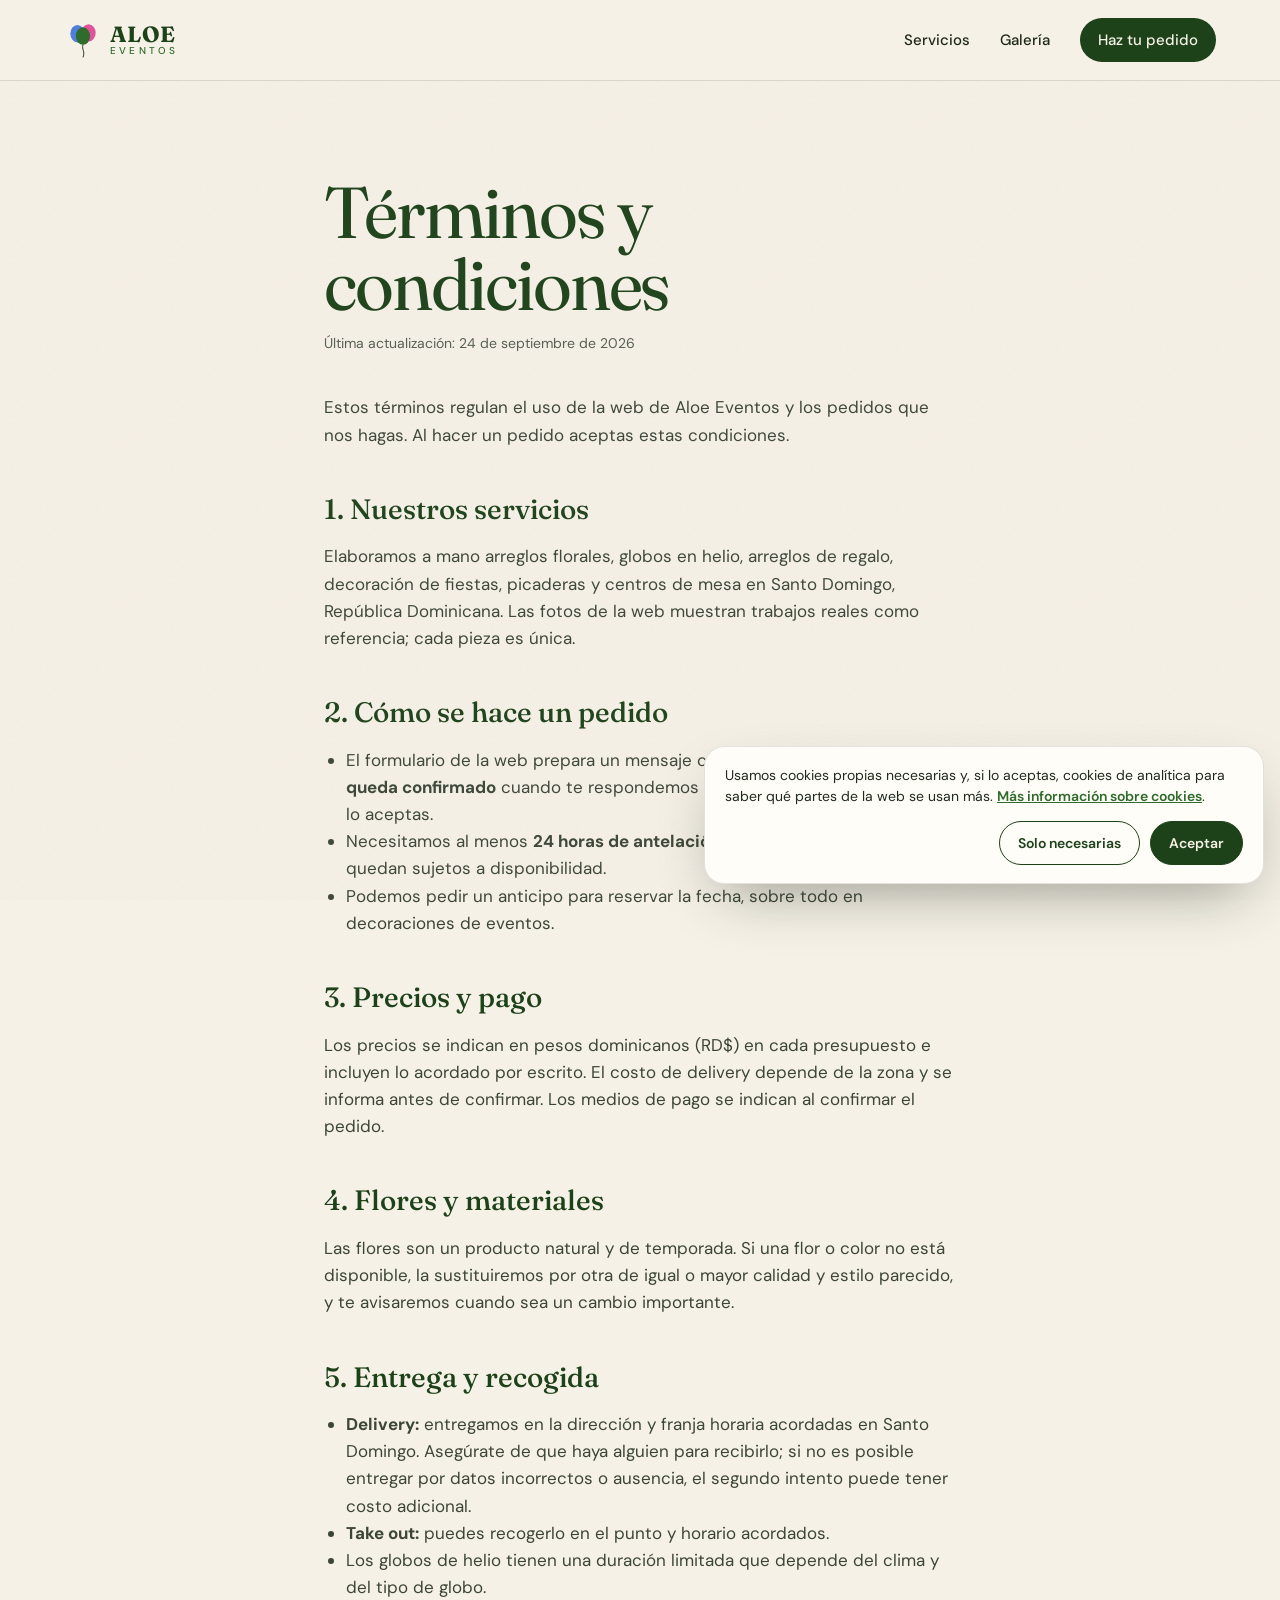
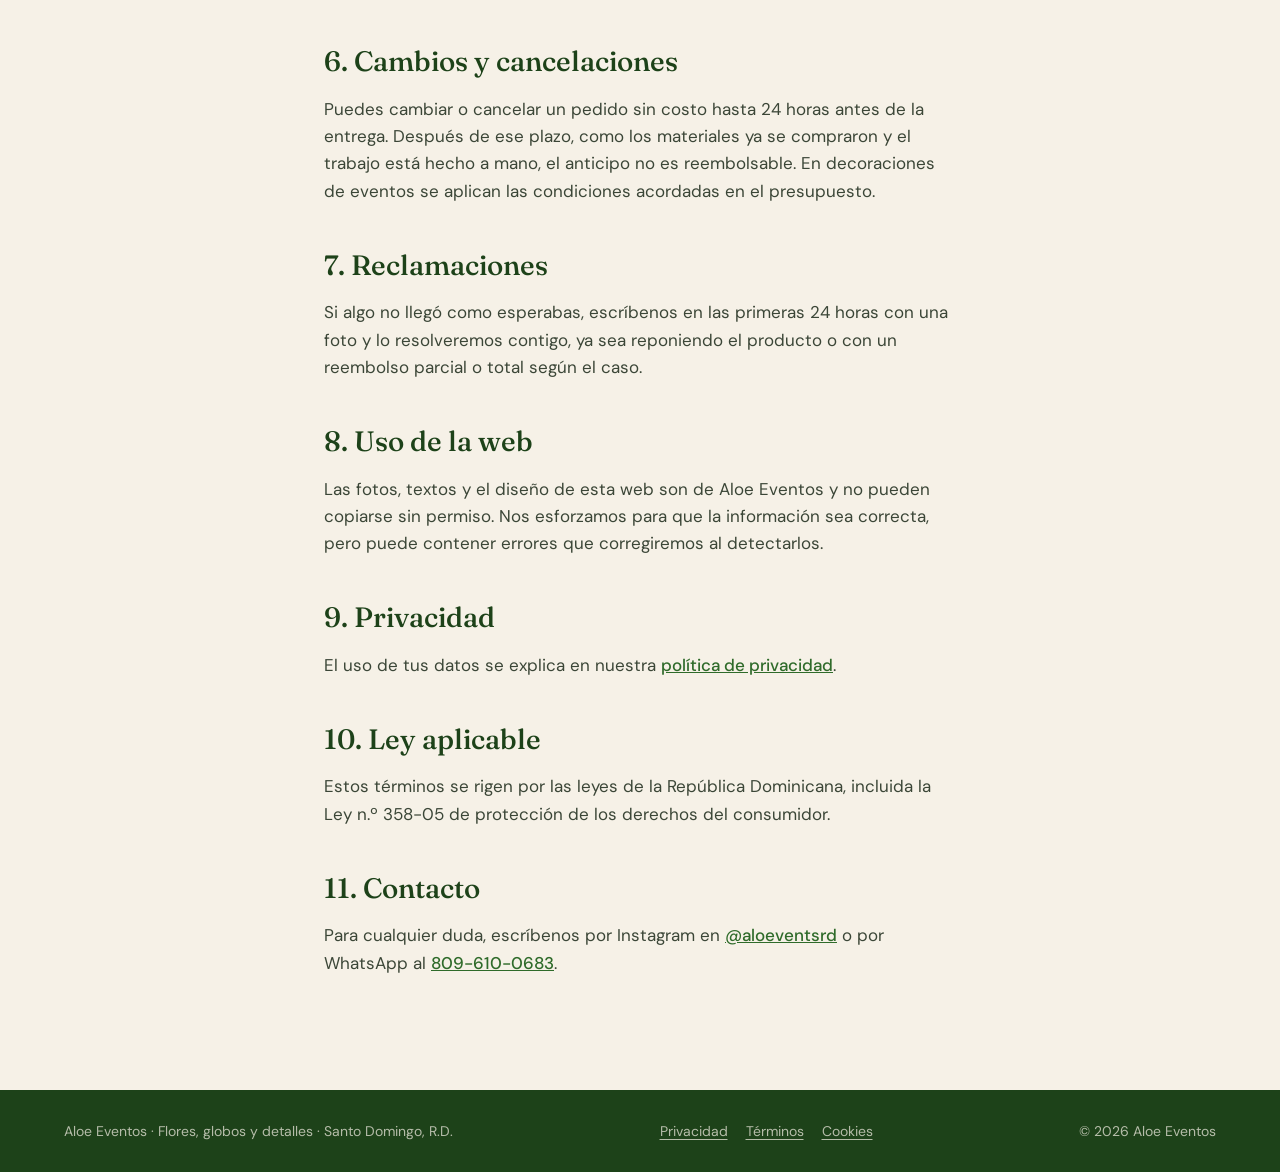
<file: terminos.html>
<!doctype html>
<html lang="es-DO">
<head>
  <meta charset="utf-8" />
  <meta name="viewport" content="width=device-width, initial-scale=1" />
  <title>Términos y condiciones | Aloe Eventos</title>
  <meta name="description" content="Condiciones de pedidos, precios, entregas, cambios y cancelaciones de Aloe Eventos en Santo Domingo." />
  <meta name="robots" content="index, follow" />
  <link rel="canonical" href="https://aloe-eventos.netlify.app/terminos.html" />
  <meta property="og:type" content="website" />
  <meta property="og:locale" content="es_DO" />
  <meta property="og:site_name" content="Aloe Eventos" />
  <meta property="og:title" content="Términos y condiciones | Aloe Eventos" />
  <meta property="og:description" content="Condiciones de pedidos, precios, entregas, cambios y cancelaciones de Aloe Eventos en Santo Domingo." />
  <meta property="og:image" content="https://aloe-eventos.netlify.app/assets/img/og-image.jpg" />
  <meta name="twitter:card" content="summary_large_image" />
  <link rel="icon" href="/favicon.ico" sizes="32x32" />
  <link rel="icon" href="/favicon.svg" type="image/svg+xml" />
  <link rel="apple-touch-icon" href="/apple-touch-icon.png" />
  <link rel="manifest" href="/site.webmanifest" />
  <meta name="theme-color" content="#f6f1e7" />
  <link rel="preconnect" href="https://fonts.googleapis.com" />
  <link rel="preconnect" href="https://fonts.gstatic.com" crossorigin />
  <link href="https://fonts.googleapis.com/css2?family=Fraunces:ital,opsz,wght,SOFT@0,9..144,300..700,0..100;1,9..144,300..700,0..100&family=DM+Sans:wght@400;500;600&display=swap" rel="stylesheet" />
  <link rel="stylesheet" href="/styles.css?v=20260924" />
</head>
<body class="page-simple">
  <a class="skip-link" href="#contenido">Saltar al contenido</a>

  <header class="nav">
    <a href="/" class="brand">
      <svg class="brand-mark" viewBox="0 0 48 48" aria-hidden="true">
        <ellipse cx="17" cy="16" rx="9" ry="11" fill="var(--blue)"/>
        <ellipse cx="31" cy="15" rx="9" ry="11" fill="var(--pink)"/>
        <ellipse cx="24" cy="19" rx="9" ry="11" fill="var(--green)"/>
        <path d="M24 30 C22 36, 27 38, 24 46" stroke="var(--ink)" stroke-width="1.2" fill="none"/>
      </svg>
      <span class="brand-word">ALOE<small>eventos</small></span>
    </a>
    <nav class="nav-links" aria-label="Principal">
      <a href="/#servicios">Servicios</a>
      <a href="/#galeria">Galería</a>
      <a href="/#pedido" class="nav-cta">Haz tu pedido</a>
    </nav>
  </header>

  <main id="contenido">
    <article class="legal">
      <h1>Términos y condiciones</h1>
      <p class="updated">Última actualización: 24 de septiembre de 2026</p>

      <p>Estos términos regulan el uso de la web de Aloe Eventos y los pedidos que nos hagas. Al hacer un pedido aceptas estas condiciones.</p>

      <h2 id="servicios">1. Nuestros servicios</h2>
      <p>Elaboramos a mano arreglos florales, globos en helio, arreglos de regalo, decoración de fiestas, picaderas y centros de mesa en Santo Domingo, República Dominicana. Las fotos de la web muestran trabajos reales como referencia; cada pieza es única.</p>

      <h2 id="pedidos">2. Cómo se hace un pedido</h2>
      <ul>
        <li>El formulario de la web prepara un mensaje con tu solicitud. El pedido <strong>solo queda confirmado</strong> cuando te respondemos con el precio y los detalles y tú lo aceptas.</li>
        <li>Necesitamos al menos <strong>24 horas de antelación</strong>. Los pedidos urgentes quedan sujetos a disponibilidad.</li>
        <li>Podemos pedir un anticipo para reservar la fecha, sobre todo en decoraciones de eventos.</li>
      </ul>

      <h2 id="precios">3. Precios y pago</h2>
      <p>Los precios se indican en pesos dominicanos (RD$) en cada presupuesto e incluyen lo acordado por escrito. El costo de delivery depende de la zona y se informa antes de confirmar. Los medios de pago se indican al confirmar el pedido.</p>

      <h2 id="disponibilidad">4. Flores y materiales</h2>
      <p>Las flores son un producto natural y de temporada. Si una flor o color no está disponible, la sustituiremos por otra de igual o mayor calidad y estilo parecido, y te avisaremos cuando sea un cambio importante.</p>

      <h2 id="entrega">5. Entrega y recogida</h2>
      <ul>
        <li><strong>Delivery:</strong> entregamos en la dirección y franja horaria acordadas en Santo Domingo. Asegúrate de que haya alguien para recibirlo; si no es posible entregar por datos incorrectos o ausencia, el segundo intento puede tener costo adicional.</li>
        <li><strong>Take out:</strong> puedes recogerlo en el punto y horario acordados.</li>
        <li>Los globos de helio tienen una duración limitada que depende del clima y del tipo de globo.</li>
      </ul>

      <h2 id="cambios">6. Cambios y cancelaciones</h2>
      <p>Puedes cambiar o cancelar un pedido sin costo hasta 24 horas antes de la entrega. Después de ese plazo, como los materiales ya se compraron y el trabajo está hecho a mano, el anticipo no es reembolsable. En decoraciones de eventos se aplican las condiciones acordadas en el presupuesto.</p>

      <h2 id="reclamaciones">7. Reclamaciones</h2>
      <p>Si algo no llegó como esperabas, escríbenos en las primeras 24 horas con una foto y lo resolveremos contigo, ya sea reponiendo el producto o con un reembolso parcial o total según el caso.</p>

      <h2 id="web">8. Uso de la web</h2>
      <p>Las fotos, textos y el diseño de esta web son de Aloe Eventos y no pueden copiarse sin permiso. Nos esforzamos para que la información sea correcta, pero puede contener errores que corregiremos al detectarlos.</p>

      <h2 id="privacidad">9. Privacidad</h2>
      <p>El uso de tus datos se explica en nuestra <a href="/privacidad.html">política de privacidad</a>.</p>

      <h2 id="ley">10. Ley aplicable</h2>
      <p>Estos términos se rigen por las leyes de la República Dominicana, incluida la Ley n.º 358-05 de protección de los derechos del consumidor.</p>

      <h2 id="contacto">11. Contacto</h2>
      <p>Para cualquier duda, escríbenos por Instagram en <a href="https://www.instagram.com/aloeventsrd/" target="_blank" rel="noopener noreferrer">@aloeventsrd</a> o por WhatsApp al <a href="https://wa.me/18096100683" target="_blank" rel="noopener noreferrer">809-610-0683</a>.</p>
    </article>
  </main>

  <footer class="footer">
    <div class="footer-row">
      <p>Aloe Eventos · Flores, globos y detalles · Santo Domingo, R.D.</p>
      <nav class="footer-legal" aria-label="Legal">
        <a href="/privacidad.html">Privacidad</a>
        <a href="/terminos.html">Términos</a>
        <a href="#" data-cookie-settings>Cookies</a>
      </nav>
      <p>© 2026 Aloe Eventos</p>
    </div>
  </footer>

  <script defer src="/config.js?v=20260924"></script>
  <script defer src="/consent.js?v=20260924"></script>
</body>
</html>
</file>
<file: styles.css>
/* ===================== Aloe Eventos ===================== */
:root {
  --bg: #f6f1e7;
  --bg-2: #ece4d3;
  --paper: #fffdf8;
  --ink: #1f2a1c;
  --ink-soft: #3b4637;
  --ink-mute: #565e52; /* AA: 5.3:1 sobre --bg-2 */
  --green: #2f6b2a;
  --green-deep: #1d4219;
  --leaf: #6cb24f;
  --pink: #e0529c;
  --pink-ink: #b3306f; /* rosa para texto: 5.2:1 sobre --bg */
  --leaf-light: #8fd072; /* verde claro para texto sobre verde oscuro: 6.2:1 */
  --blue: #4f7fd9;
  --line: rgba(31, 42, 28, .13);
  --radius: 22px;
  --ease-out: cubic-bezier(.16, 1, .3, 1);
  --display: "Fraunces", "Georgia", "Times New Roman", serif;
  --body: "DM Sans", "Segoe UI", system-ui, -apple-system, sans-serif;
  --gutter: clamp(16px, 5vw, 72px);
}

*, *::before, *::after { box-sizing: border-box; }
html { overflow-x: clip; scroll-behavior: smooth; -webkit-text-size-adjust: 100%; }
body {
  margin: 0; background: var(--bg); color: var(--ink);
  font: 400 17px/1.6 var(--body); overflow-x: hidden;
  -webkit-font-smoothing: antialiased;
}
img { display: block; max-width: 100%; height: auto; }
a { color: inherit; }
em { font-style: italic; font-variation-settings: "SOFT" 100; color: var(--green); }
::selection { background: var(--pink-ink); color: #fff; }

/* grain */
body::after {
  content: ""; position: fixed; inset: 0; pointer-events: none; z-index: 90; opacity: .07;
  background-image: url("data:image/svg+xml,%3Csvg xmlns='http://www.w3.org/2000/svg' width='160' height='160'%3E%3Cfilter id='n'%3E%3CfeTurbulence type='fractalNoise' baseFrequency='.85' numOctaves='3' stitchTiles='stitch'/%3E%3C/filter%3E%3Crect width='100%25' height='100%25' filter='url(%23n)'/%3E%3C/svg%3E");
}

/* ---------- Reveal (IO adds .is-visible) ---------- */
.reveal { opacity: 0; transform: translateY(28px); transition: opacity .9s var(--ease-out), transform .9s var(--ease-out); }
.reveal.is-visible { opacity: 1; transform: none; }
/* defensive: split elements must never stay hidden */
.reveal[data-split] { opacity: 1; transform: none; }
.no-js .reveal { opacity: 1; transform: none; }

[data-split] .split-word { display: inline-block; overflow: hidden; vertical-align: top; padding: 0 .04em .14em; margin: 0 -.04em -.14em; }
[data-split] .split-word > span { display: inline-block; transform: translateY(105%); transition: transform 1s var(--ease-out); transition-delay: calc(var(--i) * 45ms); }
[data-split].is-split-in .split-word > span { transform: none; }

/* ---------- Splash ---------- */
.splash {
  position: fixed; inset: 0; z-index: 200; background: var(--green-deep); color: var(--bg);
  display: grid; place-items: center; align-content: center; gap: 18px;
  transition: clip-path 1s var(--ease-out), opacity .6s;
  clip-path: inset(0 0 0 0);
  animation: splashSafety .01s 2.5s forwards;
}
.splash.is-out { clip-path: inset(0 0 100% 0); pointer-events: none; }
@keyframes splashSafety { to { opacity: 0; pointer-events: none; clip-path: inset(0 0 100% 0); } }
.splash-balloons { display: flex; gap: 4px; height: 70px; align-items: flex-end; }
.sb { width: 30px; height: 38px; border-radius: 50% 50% 48% 48%; animation: sbRise 1.4s var(--ease-out) both; }
.sb-b { background: var(--blue); }
.sb-g { background: var(--leaf); animation-delay: .12s; height: 44px; }
.sb-p { background: var(--pink); animation-delay: .24s; }
@keyframes sbRise { from { transform: translateY(60px) scale(.4); opacity: 0; } to { transform: none; opacity: 1; } }
.splash-word { margin: 0; font: 500 clamp(30px, 6vw, 48px)/1 var(--display); letter-spacing: -.02em; animation: sbRise 1.2s .3s var(--ease-out) both; }
.splash-word em { color: var(--leaf); }

/* ---------- Cursor ---------- */
.cursor { position: fixed; inset: 0; pointer-events: none; z-index: 150; opacity: 0; transition: opacity .25s; }
.cursor.is-ready { opacity: 1; }
.cursor-dot, .cursor-ring { position: fixed; top: 0; left: 0; border-radius: 50%; will-change: transform; }
.cursor-dot { width: 6px; height: 6px; margin: -3px 0 0 -3px; background: var(--ink); }
.cursor-ring { width: 38px; height: 38px; margin: -19px 0 0 -19px; border: 1.5px solid var(--pink); transition: width .3s var(--ease-out), height .3s var(--ease-out), margin .3s var(--ease-out), background .3s; }
.cursor.is-hover .cursor-ring { width: 64px; height: 64px; margin: -32px 0 0 -32px; background: rgba(224, 82, 156, .12); }
@media (hover: none) { .cursor { display: none; } }

/* ---------- Progress ---------- */
.progress { position: fixed; top: 0; left: 0; right: 0; height: 3px; z-index: 120; }
.progress span { display: block; height: 100%; width: 100%; transform-origin: 0 50%; transform: scaleX(0); background: linear-gradient(90deg, var(--blue), var(--leaf), var(--pink)); }

/* ---------- Nav ---------- */
.nav {
  position: fixed; top: 0; left: 0; right: 0; z-index: 100;
  display: flex; align-items: center; justify-content: space-between;
  padding: 18px var(--gutter); transition: background .4s, padding .4s, box-shadow .4s, backdrop-filter .4s;
}
.nav.is-solid { background: rgba(246, 241, 231, .86); backdrop-filter: blur(14px); -webkit-backdrop-filter: blur(14px); padding-top: 12px; padding-bottom: 12px; box-shadow: 0 1px 0 var(--line); }
.brand { display: flex; align-items: center; gap: 8px; text-decoration: none; }
.brand-mark { width: 38px; height: 38px; }
.brand-word { font: 700 22px/1 var(--display); letter-spacing: .02em; color: var(--green-deep); display: flex; flex-direction: column; }
.brand-word small { font: 500 10px/1.2 var(--body); letter-spacing: .32em; text-transform: uppercase; color: var(--green); }
.nav-links { display: flex; align-items: center; gap: 30px; }
.nav-links a { text-decoration: none; font-size: 15px; font-weight: 500; position: relative; }
.nav-links a:not(.nav-cta)::after { content: ""; position: absolute; left: 0; right: 0; bottom: -4px; height: 1.5px; background: var(--pink); transform: scaleX(0); transform-origin: right; transition: transform .45s var(--ease-out); }
.nav-links a:not(.nav-cta):hover::after { transform: scaleX(1); transform-origin: left; }
.nav-cta { background: var(--green-deep); color: var(--bg) !important; padding: 10px 18px; border-radius: 999px; transition: background .3s, transform .3s var(--ease-out); }
.nav-cta:hover { background: var(--pink-ink); transform: translateY(-2px); }
.burger { display: none; width: 44px; height: 44px; border: 0; background: transparent; position: relative; cursor: pointer; z-index: 110; }
.burger span { position: absolute; left: 10px; right: 10px; height: 2px; background: var(--ink); transition: transform .4s var(--ease-out), top .4s var(--ease-out); }
.burger span:first-child { top: 17px; } .burger span:last-child { top: 25px; }
.burger[aria-expanded="true"] span:first-child { top: 21px; transform: rotate(45deg); }
.burger[aria-expanded="true"] span:last-child { top: 21px; transform: rotate(-45deg); }

/* ---------- Buttons ---------- */
.btn {
  display: inline-flex; align-items: center; justify-content: center; gap: 10px;
  padding: 16px 26px; border-radius: 999px; font: 600 16px/1 var(--body); text-decoration: none;
  border: 1.5px solid transparent; cursor: pointer; will-change: transform;
  transition: background .3s, color .3s, box-shadow .4s var(--ease-out), border-color .3s;
}
.btn-primary { background: var(--green-deep); color: var(--bg); box-shadow: 0 10px 24px -12px rgba(29, 66, 25, .7); }
.btn-primary:hover { background: var(--green); box-shadow: 0 18px 36px -14px rgba(29, 66, 25, .8); }
.btn-ghost { border-color: var(--ink); }
.btn-ghost:hover { background: var(--ink); color: var(--bg); }
.btn-light { background: var(--bg); color: var(--green-deep); }
.btn-light:hover { background: #fff; box-shadow: 0 18px 40px -16px rgba(0, 0, 0, .5); }
.btn-block { width: 100%; }
.btn-text { align-self: center; font-weight: 500; color: var(--ink-soft); text-decoration: underline; text-underline-offset: 4px; padding: 12px 4px; }
.btn-text:hover { color: var(--green); }

/* ---------- Common ---------- */
.kicker { display: inline-flex; align-items: center; gap: 10px; margin: 0 0 18px; font-size: 13px; font-weight: 600; letter-spacing: .18em; text-transform: uppercase; color: var(--green); }
.kicker--light { color: var(--leaf-light); }
.kicker .dot { width: 8px; height: 8px; border-radius: 50%; background: var(--leaf); box-shadow: 0 0 0 0 rgba(108, 178, 79, .6); animation: pulse 2.4s infinite; }
@keyframes pulse { 70% { box-shadow: 0 0 0 10px rgba(108, 178, 79, 0); } 100% { box-shadow: 0 0 0 0 rgba(108, 178, 79, 0); } }
section { position: relative; }
.section-head { padding: 0 var(--gutter); margin-bottom: clamp(36px, 5vw, 64px); }
.section-head--row { display: flex; justify-content: space-between; align-items: flex-end; gap: 32px; flex-wrap: wrap; }
.section-title { margin: 0; font: 400 clamp(40px, 6.4vw, 92px)/.98 var(--display); letter-spacing: -.035em; font-variation-settings: "opsz" 144; }
.section-aside { max-width: 340px; margin: 0; color: var(--ink-mute); }

/* ---------- Hero ---------- */
.hero { min-height: 100svh; padding: 120px var(--gutter) 80px; display: flex; align-items: center; overflow: hidden; }
.hero::before {
  content: ""; position: absolute; inset: -20% -10% auto auto; width: 70vw; height: 70vw; border-radius: 50%;
  background: radial-gradient(circle at 40% 40%, rgba(224, 82, 156, .18), transparent 60%), radial-gradient(circle at 70% 60%, rgba(79, 127, 217, .16), transparent 55%);
  filter: blur(20px); animation: drift 18s ease-in-out infinite alternate; pointer-events: none;
}
@keyframes drift { to { transform: translate(-6vw, 4vw) rotate(20deg); } }
.hero-grid { position: relative; z-index: 2; width: 100%; display: grid; grid-template-columns: 1.15fr .85fr; gap: clamp(32px, 5vw, 80px); align-items: center; }
.hero-title { margin: 0 0 24px; font: 400 clamp(46px, 7.4vw, 112px)/.95 var(--display); letter-spacing: -.04em; font-variation-settings: "opsz" 144; }
.hero-sub { max-width: 520px; margin: 0 0 32px; font-size: clamp(17px, 1.4vw, 19px); color: var(--ink-soft); transition-delay: .5s; }
.hero-actions { display: flex; flex-wrap: wrap; gap: 12px; transition-delay: .65s; }
.hero-facts { list-style: none; padding: 0; margin: 44px 0 0; display: flex; gap: 40px; flex-wrap: wrap; transition-delay: .8s; }
.hero-facts li { display: flex; flex-direction: column; border-left: 2px solid var(--leaf); padding-left: 14px; }
.hero-facts strong { font: 500 26px/1.1 var(--display); color: var(--green-deep); }
.hero-facts span { font-size: 14px; color: var(--ink-mute); }

.hero-stack { position: relative; height: clamp(420px, 44vw, 600px); }
.polaroid {
  position: absolute; margin: 0; padding: 12px 12px 44px; background: var(--paper); border-radius: 6px;
  box-shadow: 0 30px 60px -30px rgba(31, 42, 28, .45), 0 2px 6px rgba(31, 42, 28, .08);
  width: 58%; transform: rotate(var(--r)); transform-style: preserve-3d; will-change: transform;
  animation: dropIn 1.2s var(--ease-out) both; animation-delay: var(--d);
}
.polaroid img { width: 100%; aspect-ratio: 4/5; object-fit: cover; border-radius: 3px; }
.polaroid figcaption { position: absolute; left: 0; right: 0; bottom: 12px; text-align: center; font: italic 400 18px/1 var(--display); color: var(--ink-soft); }
.p1 { --r: -7deg; --d: 1.1s; top: 4%; left: 0; z-index: 1; }
.p2 { --r: 5deg; --d: 1.3s; top: 20%; right: 0; z-index: 2; }
.p3 { --r: -2deg; --d: 1.5s; bottom: 0; left: 20%; z-index: 3; width: 52%; }
.p3 img { aspect-ratio: 1; }
@keyframes dropIn { from { opacity: 0; transform: translateY(-60px) rotate(calc(var(--r) * -2)); } to { opacity: 1; transform: rotate(var(--r)); } }

.hero-balloons { position: absolute; inset: 0; pointer-events: none; z-index: 1; }
.balloon { overflow: visible; position: absolute; width: 90px; height: 162px; filter: drop-shadow(0 18px 18px rgba(31, 42, 28, .12)); }
.balloon > * { animation: float 7s ease-in-out infinite; transform-origin: 50% 100%; }
.b1 { color: var(--blue); top: 12%; left: 44%; width: 70px; height: 126px; }
.b2 { color: var(--pink); top: 4%; left: 30%; width: 60px; height: 108px; opacity: .8; }
.b3 { color: var(--leaf); top: 8%; right: 4%; }
.b4 { color: var(--pink); bottom: 6%; right: 38%; width: 46px; height: 83px; }
.b5 { color: var(--green); top: 70%; right: 2%; width: 56px; height: 101px; opacity: .85; }
.b2 > * { animation-duration: 8.5s; animation-delay: -2s; }
.b3 > * { animation-duration: 6.5s; animation-delay: -1s; }
.b4 > * { animation-duration: 9s; animation-delay: -4s; }
.b5 > * { animation-duration: 7.5s; animation-delay: -3s; }
@keyframes float { 0%,100% { transform: translateY(0) rotate(-3deg); } 50% { transform: translateY(-22px) rotate(4deg); } }

.scroll-hint { position: absolute; left: 50%; bottom: 26px; width: 26px; height: 42px; margin-left: -13px; border: 1.5px solid var(--ink); border-radius: 20px; z-index: 3; }
.scroll-hint span { position: absolute; left: 50%; top: 8px; width: 4px; height: 8px; margin-left: -2px; border-radius: 2px; background: var(--ink); animation: wheel 1.8s infinite; }
@keyframes wheel { to { transform: translateY(14px); opacity: 0; } }

/* ---------- Marquee ---------- */
.marquee { background: var(--green-deep); color: var(--bg); overflow: hidden; padding: 22px 0; transform: rotate(-1.2deg); margin: 0 -2vw; width: 104vw; }
.marquee-track { display: flex; width: max-content; gap: 34px; align-items: center; animation: marquee 38s linear infinite; }
.marquee span { font: italic 400 clamp(24px, 3vw, 40px)/1 var(--display); white-space: nowrap; }
.marquee i { font-style: normal; color: var(--pink-ink); font-size: 22px; }
.marquee:hover .marquee-track { animation-play-state: paused; }
@keyframes marquee { to { transform: translateX(-50%); } }

/* ---------- Manifesto ---------- */
.manifesto { display: grid; grid-template-columns: 1fr 4fr; gap: 32px; padding: clamp(90px, 12vw, 180px) var(--gutter); }
.manifesto-num { font: 400 16px/1 var(--body); color: var(--pink-ink); border-top: 1.5px solid var(--ink); padding-top: 14px; align-self: start; }
.manifesto-text { margin: 0; font: 300 clamp(28px, 3.8vw, 56px)/1.14 var(--display); letter-spacing: -.02em; max-width: 1100px; }

/* ---------- Services bento ---------- */
.services { padding-bottom: clamp(90px, 12vw, 160px); }
.bento { display: grid; grid-template-columns: repeat(4, 1fr); grid-auto-rows: minmax(260px, auto); gap: 18px; padding: 0 var(--gutter); }
.card {
  position: relative; background: var(--paper); border-radius: var(--radius); overflow: hidden;
  display: flex; flex-direction: column; box-shadow: 0 1px 0 var(--line);
  transform-style: preserve-3d; will-change: transform;
  transition: box-shadow .5s var(--ease-out);
}
.card::after { content: ""; position: absolute; inset: 0; pointer-events: none; opacity: 0; transition: opacity .4s; background: radial-gradient(420px circle at var(--mx, 50%) var(--my, 50%), rgba(224, 82, 156, .16), transparent 45%); }
.card:hover { box-shadow: 0 30px 60px -30px rgba(29, 66, 25, .45); }
.card:hover::after { opacity: 1; }
.card-media { overflow: hidden; flex: 1; min-height: 200px; }
.card-media img { width: 100%; height: 100%; object-fit: cover; transition: transform 1.1s var(--ease-out), filter .6s; }
.card:hover .card-media img { transform: scale(1.08); filter: saturate(1.15); }
.card-body { padding: 22px 24px 26px; }
.card-tag { display: inline-block; font-size: 12px; font-weight: 600; letter-spacing: .14em; text-transform: uppercase; color: var(--pink-ink); margin-bottom: 8px; }
.card h3 { margin: 0 0 8px; font: 500 clamp(22px, 2vw, 28px)/1.1 var(--display); letter-spacing: -.02em; }
.card p { margin: 0; color: var(--ink-mute); font-size: 15px; }
.card-xl { grid-column: span 2; grid-row: span 2; }
.card-wide { grid-column: span 2; flex-direction: row; }
.card-wide .card-media { flex: 1 1 50%; }
.card-wide .card-body { flex: 1 1 50%; align-self: center; }

/* ---------- Gallery rail ---------- */
.gallery { padding-bottom: clamp(90px, 12vw, 160px); }
.rail {
  display: flex; gap: 20px; overflow-x: auto; scroll-snap-type: x mandatory; padding: 10px var(--gutter) 24px;
  scrollbar-width: none; cursor: grab; outline: none;
}
.rail::-webkit-scrollbar { display: none; }
.rail.is-drag { cursor: grabbing; scroll-snap-type: none; }
.rail-item { flex: 0 0 clamp(250px, 28vw, 380px); scroll-snap-align: start; margin: 0; position: relative; }
.rail-item img { width: 100%; aspect-ratio: 4/5; object-fit: cover; border-radius: var(--radius); pointer-events: none; user-select: none; transition: transform .8s var(--ease-out); }
.rail-item:hover img { transform: translateY(-6px) rotate(-1deg); }
.rail-item figcaption { margin-top: 14px; font: italic 400 20px/1.2 var(--display); }
.rail-item figcaption span { font: 500 13px/1 var(--body); font-style: normal; color: var(--pink-ink); margin-right: 8px; }
.rail-more {
  display: flex; flex-direction: column; justify-content: space-between; aspect-ratio: 4/5; padding: 30px; border-radius: var(--radius);
  background: linear-gradient(135deg, var(--pink-ink), #3f68c0); color: #fff; text-decoration: none;
  font: 400 clamp(24px, 2.4vw, 32px)/1.15 var(--display); height: fit-content;
}
.rail-more strong { font-weight: 600; }
.rail-more .arrow { align-self: flex-end; font-size: 48px; transition: transform .5s var(--ease-out); }
.rail-more:hover .arrow { transform: translate(6px, -6px); }
.rail-controls { display: flex; gap: 10px; padding: 0 var(--gutter); }
.rail-btn { width: 54px; height: 54px; border-radius: 50%; border: 1.5px solid var(--ink); background: transparent; font-size: 20px; cursor: pointer; transition: background .3s, color .3s; }
.rail-btn:hover { background: var(--ink); color: var(--bg); }

/* ---------- Steps ---------- */
.steps { padding-bottom: clamp(90px, 12vw, 160px); }
.steps-list { list-style: none; margin: 0; padding: 0 var(--gutter); display: grid; grid-template-columns: repeat(3, 1fr); gap: 18px; counter-reset: s; }
.step { background: var(--bg-2); border-radius: var(--radius); padding: 34px 30px 38px; position: relative; overflow: hidden; }
.step:nth-child(2) { transition-delay: .12s; } .step:nth-child(3) { transition-delay: .24s; }
.step-num { display: block; font: 300 clamp(80px, 9vw, 130px)/.8 var(--display); color: transparent; -webkit-text-stroke: 1.5px var(--green); margin-bottom: 26px; transition: color .5s; }
.step:hover .step-num { color: var(--green); }
.step h3 { margin: 0 0 10px; font: 500 26px/1.1 var(--display); letter-spacing: -.02em; }
.step p { margin: 0; color: var(--ink-soft); }

/* ---------- Order ---------- */
.order { background: var(--green-deep); color: var(--bg); overflow: hidden; padding: clamp(90px, 11vw, 150px) var(--gutter); border-radius: 36px 36px 0 0; }
@property --mesh-angle { syntax: "<angle>"; inherits: false; initial-value: 0deg; }
.order-mesh {
  position: absolute; inset: -30%; pointer-events: none; opacity: .55; filter: blur(70px);
  background: conic-gradient(from var(--mesh-angle) at 60% 50%, var(--green), var(--pink) 25%, var(--green-deep) 45%, var(--blue) 70%, var(--green));
  animation: mesh 22s linear infinite;
}
@keyframes mesh { to { --mesh-angle: 360deg; } }
.order-inner { position: relative; display: grid; grid-template-columns: 1fr 1fr; gap: clamp(40px, 6vw, 100px); align-items: start; max-width: 1280px; margin: 0 auto; }
.order-title { margin: 0 0 20px; font: 400 clamp(48px, 7vw, 104px)/.95 var(--display); letter-spacing: -.04em; }
.order-title em { color: var(--leaf-light); }
.order-sub { max-width: 420px; color: rgba(246, 241, 231, .8); margin: 0 0 28px; }
.ig-link { display: inline-flex; align-items: center; gap: 10px; text-decoration: none; font-weight: 500; border-bottom: 1px solid rgba(246, 241, 231, .4); padding-bottom: 4px; }
.ig-link svg { width: 22px; height: 22px; }
.ig-link:hover { color: var(--leaf-light); border-color: var(--leaf-light); }

.order-form { background: rgba(246, 241, 231, .08); border: 1px solid rgba(246, 241, 231, .18); border-radius: 28px; padding: clamp(24px, 3vw, 36px); backdrop-filter: blur(10px); -webkit-backdrop-filter: blur(10px); position: relative; }
.chips { border: 0; padding: 0; margin: 0 0 22px; display: flex; flex-wrap: wrap; gap: 8px; }
.chips legend { font-size: 13px; letter-spacing: .14em; text-transform: uppercase; color: rgba(246, 241, 231, .7); margin-bottom: 12px; padding: 0; }
.chips label { cursor: pointer; }
.chips input { position: absolute; opacity: 0; pointer-events: none; }
.chips span { display: inline-block; padding: 10px 16px; border-radius: 999px; border: 1px solid rgba(246, 241, 231, .35); font-size: 15px; transition: background .25s, color .25s, border-color .25s, transform .25s var(--ease-out); }
.chips label:hover span { border-color: var(--bg); }
.chips input:checked + span { background: var(--bg); color: var(--green-deep); border-color: var(--bg); transform: translateY(-2px); }
.chips input:focus-visible + span { outline: 2px solid var(--leaf); outline-offset: 2px; }
.field-row { display: grid; grid-template-columns: 1.5fr 1fr; gap: 14px; }
.field { position: relative; margin-bottom: 22px; }
.field input, .field textarea {
  width: 100%; background: transparent; border: 0; border-bottom: 1.5px solid rgba(246, 241, 231, .35);
  color: var(--bg); font: 400 17px/1.4 var(--body); padding: 22px 0 10px; outline: none; resize: vertical; border-radius: 0;
  transition: border-color .3s; color-scheme: dark;
}
.field input:focus, .field textarea:focus { border-color: var(--leaf); }
.field label { position: absolute; left: 0; top: 22px; font-size: 16px; color: rgba(246, 241, 231, .6); pointer-events: none; transition: transform .3s var(--ease-out), font-size .3s, color .3s; transform-origin: 0 0; }
.field input:focus + label, .field input:not(:placeholder-shown) + label,
.field textarea:focus + label, .field textarea:not(:placeholder-shown) + label,
.field input[type="date"] + label { transform: translateY(-20px); font-size: 12px; color: var(--leaf-light); }
.field.is-error input, .field.is-error textarea { border-color: #ff8fc4; }
.form-hint { min-height: 22px; margin: -6px 0 12px; font-size: 14px; color: #ffb3d6; }
.order-done { display: flex; gap: 14px; align-items: center; margin-top: 18px; font-size: 15px; }
.order-done[hidden] { display: none; }
.order-done svg { flex: 0 0 44px; width: 44px; height: 44px; stroke: var(--leaf); stroke-width: 3; stroke-linecap: round; stroke-linejoin: round; }
.order-done circle { stroke-dasharray: 151; stroke-dashoffset: 151; animation: draw .8s var(--ease-out) forwards; }
.order-done path { stroke-dasharray: 40; stroke-dashoffset: 40; animation: draw .5s .6s var(--ease-out) forwards; }
@keyframes draw { to { stroke-dashoffset: 0; } }
.confetti-balloon { position: fixed; bottom: -120px; z-index: 180; pointer-events: none; width: 44px; height: 80px; animation: rise 3.2s cubic-bezier(.3, .1, .3, 1) forwards; }
@keyframes rise { to { transform: translate(var(--dx), -125vh) rotate(var(--rot)); } }

/* ---------- Footer ---------- */
.footer { background: var(--green-deep); color: var(--bg); padding: 0 var(--gutter) 30px; overflow: hidden; }
.footer-big { font: 700 clamp(100px, 27vw, 420px)/.8 var(--display); letter-spacing: -.05em; color: transparent; -webkit-text-stroke: 1.5px rgba(246, 241, 231, .28); text-align: center; padding-top: 20px; user-select: none; }
.footer-row { display: flex; justify-content: space-between; flex-wrap: wrap; gap: 12px; padding-top: 26px; border-top: 1px solid rgba(246, 241, 231, .18); font-size: 14px; color: rgba(246, 241, 231, .7); }
.footer-row p { margin: 0; }
.footer-row a:hover { color: var(--leaf-light); }

/* ---------- Accesibilidad ---------- */
.sr-only { position: absolute !important; width: 1px; height: 1px; padding: 0; margin: -1px; overflow: hidden; clip: rect(0 0 0 0); white-space: nowrap; border: 0; }
.skip-link { position: absolute; left: 16px; top: -60px; z-index: 300; background: var(--green-deep); color: var(--bg); padding: 12px 18px; border-radius: 12px; text-decoration: none; font-weight: 600; transition: top .2s; }
.skip-link:focus { top: 16px; }
:focus-visible { outline: 2px solid var(--pink-ink); outline-offset: 3px; }
.order :focus-visible, .footer :focus-visible { outline-color: var(--leaf-light); }

/* ---------- Formulario: errores, legal, anti-spam ---------- */
.field-error { margin: 6px 0 0; min-height: 0; font-size: 13px; color: #ffb3d6; }
.field-error:empty { display: none; }
.form-legal { margin: 0 0 14px; font-size: 13px; color: rgba(246, 241, 231, .75); }
.form-legal a { color: var(--bg); }
.form-legal a:hover { color: var(--leaf-light); }
.hp { position: absolute !important; left: -9999px; width: 1px; height: 1px; overflow: hidden; }

/* ---------- Footer legal ---------- */
.footer-legal { display: flex; gap: 18px; flex-wrap: wrap; }
.footer-legal a { text-decoration: underline; text-underline-offset: 3px; }

/* ---------- Banner de cookies ---------- */
.cookie {
  position: fixed; left: 16px; right: 16px; bottom: 16px; z-index: 250; max-width: 560px; margin-left: auto;
  background: var(--paper); color: var(--ink); border: 1px solid var(--line); border-radius: 20px;
  padding: 18px 20px; box-shadow: 0 24px 60px -20px rgba(31, 42, 28, .45);
  display: grid; gap: 14px; transform: translateY(24px); opacity: 0; transition: transform .35s var(--ease-out), opacity .35s;
}
.cookie.is-in { transform: none; opacity: 1; }
.cookie[hidden] { display: none; }
.cookie-text { margin: 0; font-size: 14px; line-height: 1.5; }
.cookie-text a { color: var(--green); font-weight: 600; }
.cookie-actions { display: flex; gap: 10px; flex-wrap: wrap; justify-content: flex-end; }
.cookie-btn { font: 600 14px/1 var(--body); padding: 12px 18px; min-height: 44px; border-radius: 999px; border: 1.5px solid var(--green-deep); background: var(--green-deep); color: var(--bg); cursor: pointer; }
.cookie-btn:hover { background: var(--green); border-color: var(--green); }
.cookie-btn--ghost { background: transparent; color: var(--green-deep); }
.cookie-btn--ghost:hover { background: var(--bg-2); border-color: var(--green-deep); }
@media (max-width: 560px) { .cookie-btn { flex: 1 1 auto; } }

/* ---------- Páginas simples: legal y 404 ---------- */
.page-simple { min-height: 100vh; display: flex; flex-direction: column; }
.page-simple .nav { position: sticky; background: rgba(246, 241, 231, .92); backdrop-filter: blur(14px); -webkit-backdrop-filter: blur(14px); box-shadow: 0 1px 0 var(--line); }
.page-simple .nav-links { display: flex; }
.page-simple main { flex: 1; }
.legal { max-width: 760px; margin: 0 auto; padding: clamp(48px, 8vw, 96px) var(--gutter); }
.legal h1 { font: 400 clamp(40px, 6vw, 72px)/1 var(--display); letter-spacing: -.03em; margin: 0 0 12px; color: var(--green-deep); }
.legal .updated { color: var(--ink-mute); font-size: 14px; margin: 0 0 40px; }
.legal h2 { font: 500 clamp(22px, 3vw, 28px)/1.2 var(--display); margin: 44px 0 12px; color: var(--green-deep); scroll-margin-top: 100px; }
.legal p, .legal li { color: var(--ink-soft); }
.legal ul { padding-left: 22px; }
.legal a { color: var(--green); font-weight: 500; }
.legal table { width: 100%; border-collapse: collapse; font-size: 15px; margin: 12px 0; }
.legal th, .legal td { text-align: left; padding: 10px 8px; border-bottom: 1px solid var(--line); vertical-align: top; }
.legal-table { overflow-x: auto; }
.notfound { display: grid; place-items: center; text-align: center; padding: clamp(60px, 10vw, 120px) var(--gutter); }
.notfound .code { font: 700 clamp(110px, 24vw, 240px)/.85 var(--display); letter-spacing: -.05em; color: transparent; -webkit-text-stroke: 2px var(--green); margin: 0; }
.notfound h1 { font: 400 clamp(30px, 5vw, 52px)/1.05 var(--display); margin: 18px 0 12px; color: var(--green-deep); }
.notfound p { max-width: 460px; margin: 0 auto 30px; color: var(--ink-soft); }
.notfound .actions { display: flex; gap: 12px; justify-content: center; flex-wrap: wrap; }
.page-simple .footer-row { border-top: 0; padding-top: 30px; }
@media (max-width: 820px) {
  .page-simple .burger { display: none; }
  .page-simple .nav-links { position: static; flex-direction: row; clip-path: none; background: none; gap: 14px; }
  .page-simple .nav-links a:not(.nav-cta) { display: none; }
  .page-simple .nav-links .nav-cta { font: 600 14px/1 var(--body); padding: 12px 16px; margin: 0; }
}

/* ---------- Responsive ---------- */
@media (max-width: 1000px) {
  .bento { grid-template-columns: repeat(2, 1fr); }
  .card-xl { grid-column: span 2; grid-row: span 1; }
  .card-xl .card-media { min-height: 320px; }
  .order-inner { grid-template-columns: 1fr; }
}
@media (max-width: 820px) {
  .burger { display: block; }
  .nav-links {
    position: fixed; inset: 0; flex-direction: column; justify-content: center; gap: 26px;
    background: var(--bg); clip-path: circle(0 at calc(100% - 40px) 40px); transition: clip-path .7s var(--ease-out);
  }
  .nav-links a { font: 400 38px/1 var(--display); }
  .nav-links .nav-cta { font: 600 18px/1 var(--body); padding: 16px 26px; margin-top: 10px; }
  .nav.is-open .nav-links { clip-path: circle(150% at calc(100% - 40px) 40px); }
  .hero { padding-top: 110px; }
  .hero-grid { grid-template-columns: 1fr; }
  .hero-stack { height: 360px; max-width: 460px; width: 100%; margin: 10px auto 0; }
  .b1 { left: auto; right: 6%; top: 10%; }
  .b2 { top: auto; bottom: 38%; left: auto; right: 2%; }
  .b4, .b5 { display: none; }
  .hero-stack { height: 400px; }
  .manifesto { grid-template-columns: 1fr; }
  .steps-list { grid-template-columns: 1fr; }
  .scroll-hint { display: none; }
}
@media (max-width: 560px) {
  body { font-size: 16px; }
  .bento { grid-template-columns: 1fr; }
  .card-xl, .card-wide { grid-column: span 1; }
  .card-wide { flex-direction: column; }
  .field-row { grid-template-columns: 1fr; gap: 0; }
  .hero-facts { gap: 24px; }
  .hero-actions .btn { flex: 1 1 auto; }
  .b3 { width: 64px; height: 115px; }
  .rail-item { flex-basis: 78vw; }
}

/* Only truly intrusive effects gated */
@media (prefers-reduced-motion: reduce) {
  .order-mesh, .hero::before { animation: none; }
  .confetti-balloon { display: none; }
}
</file>
